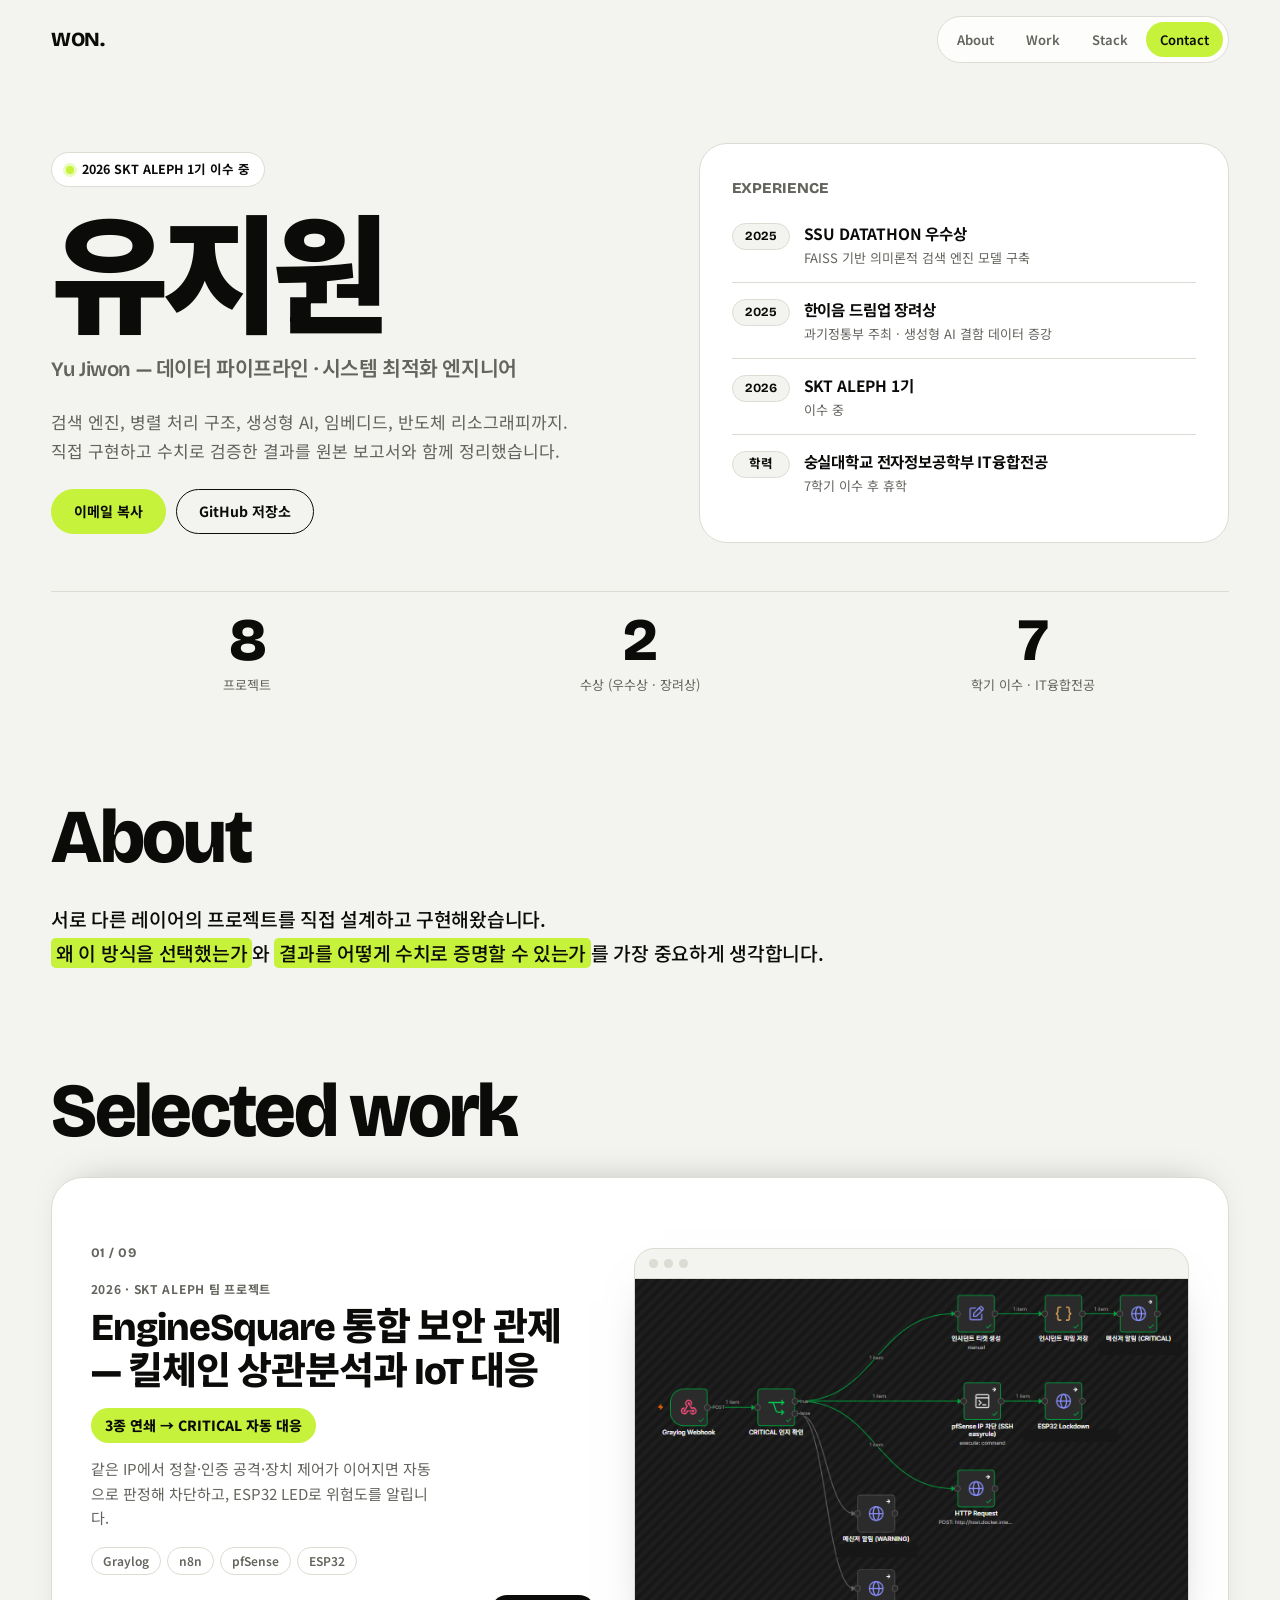
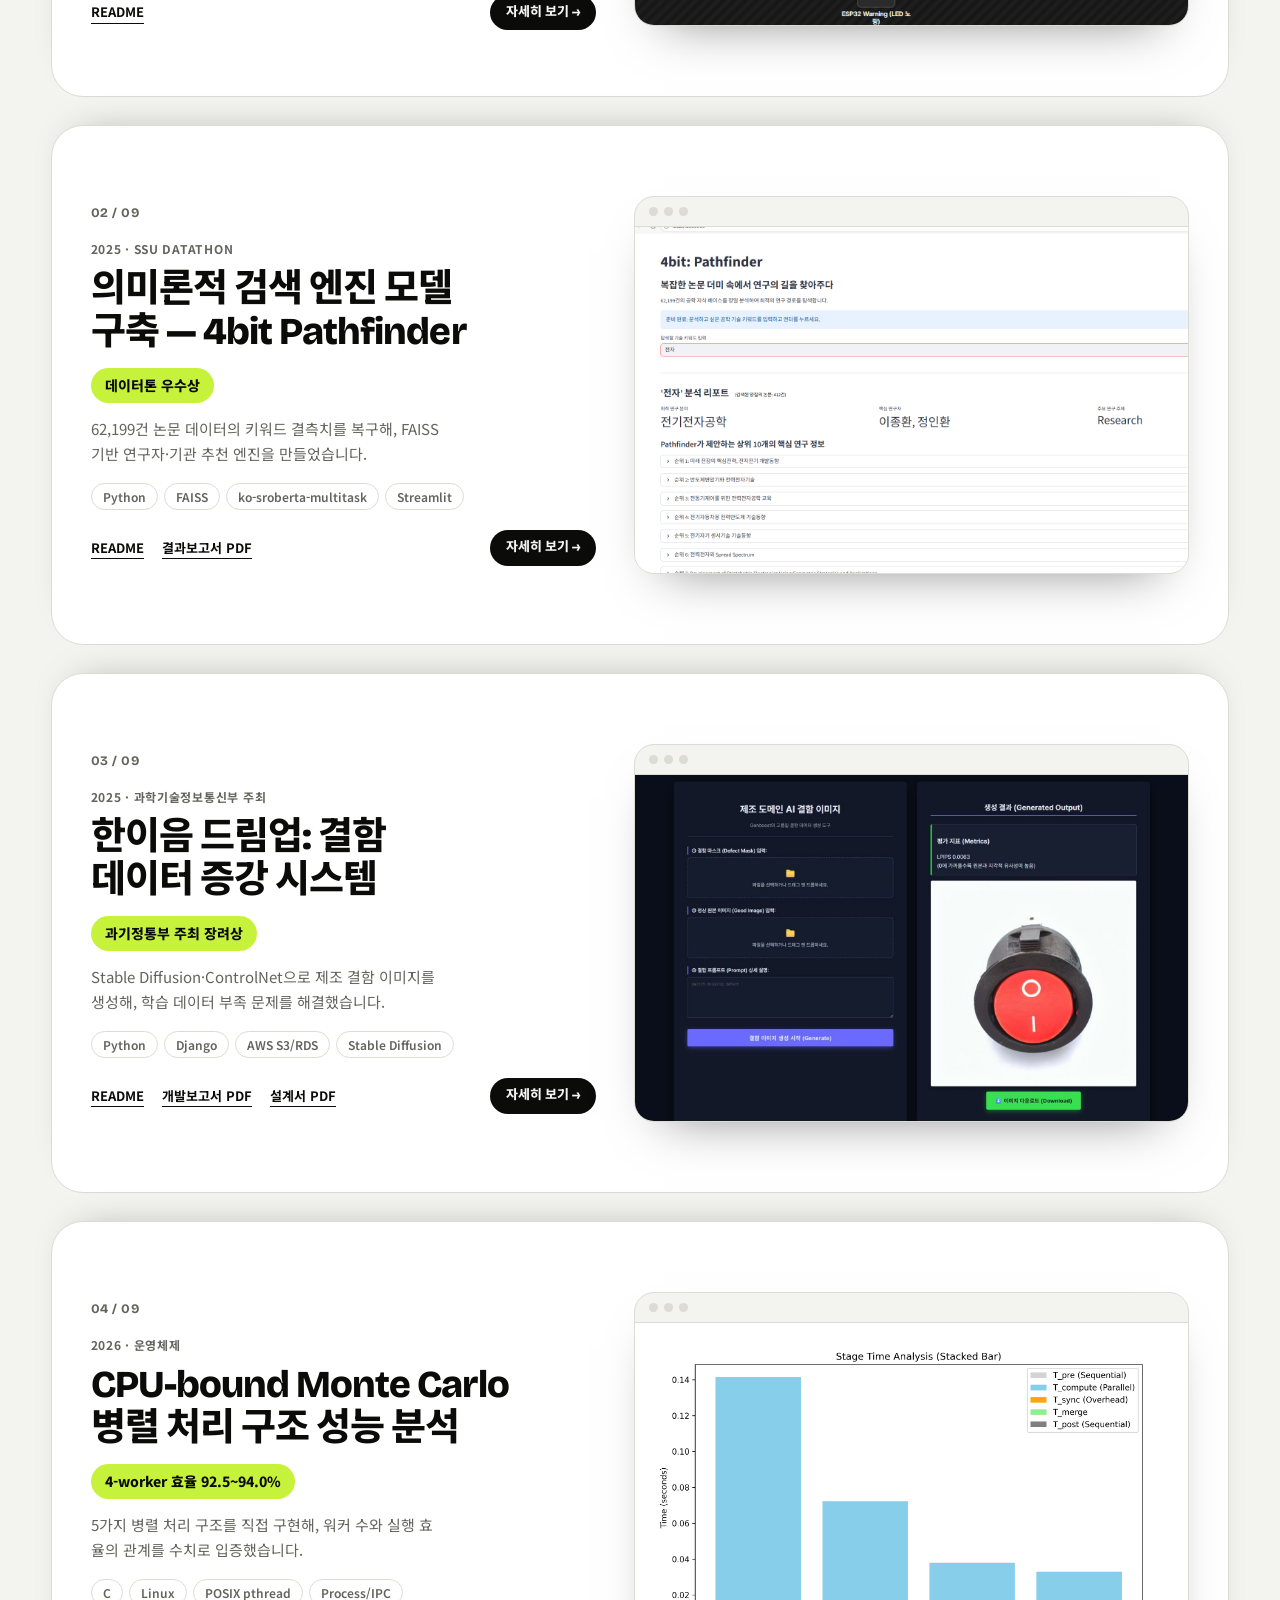
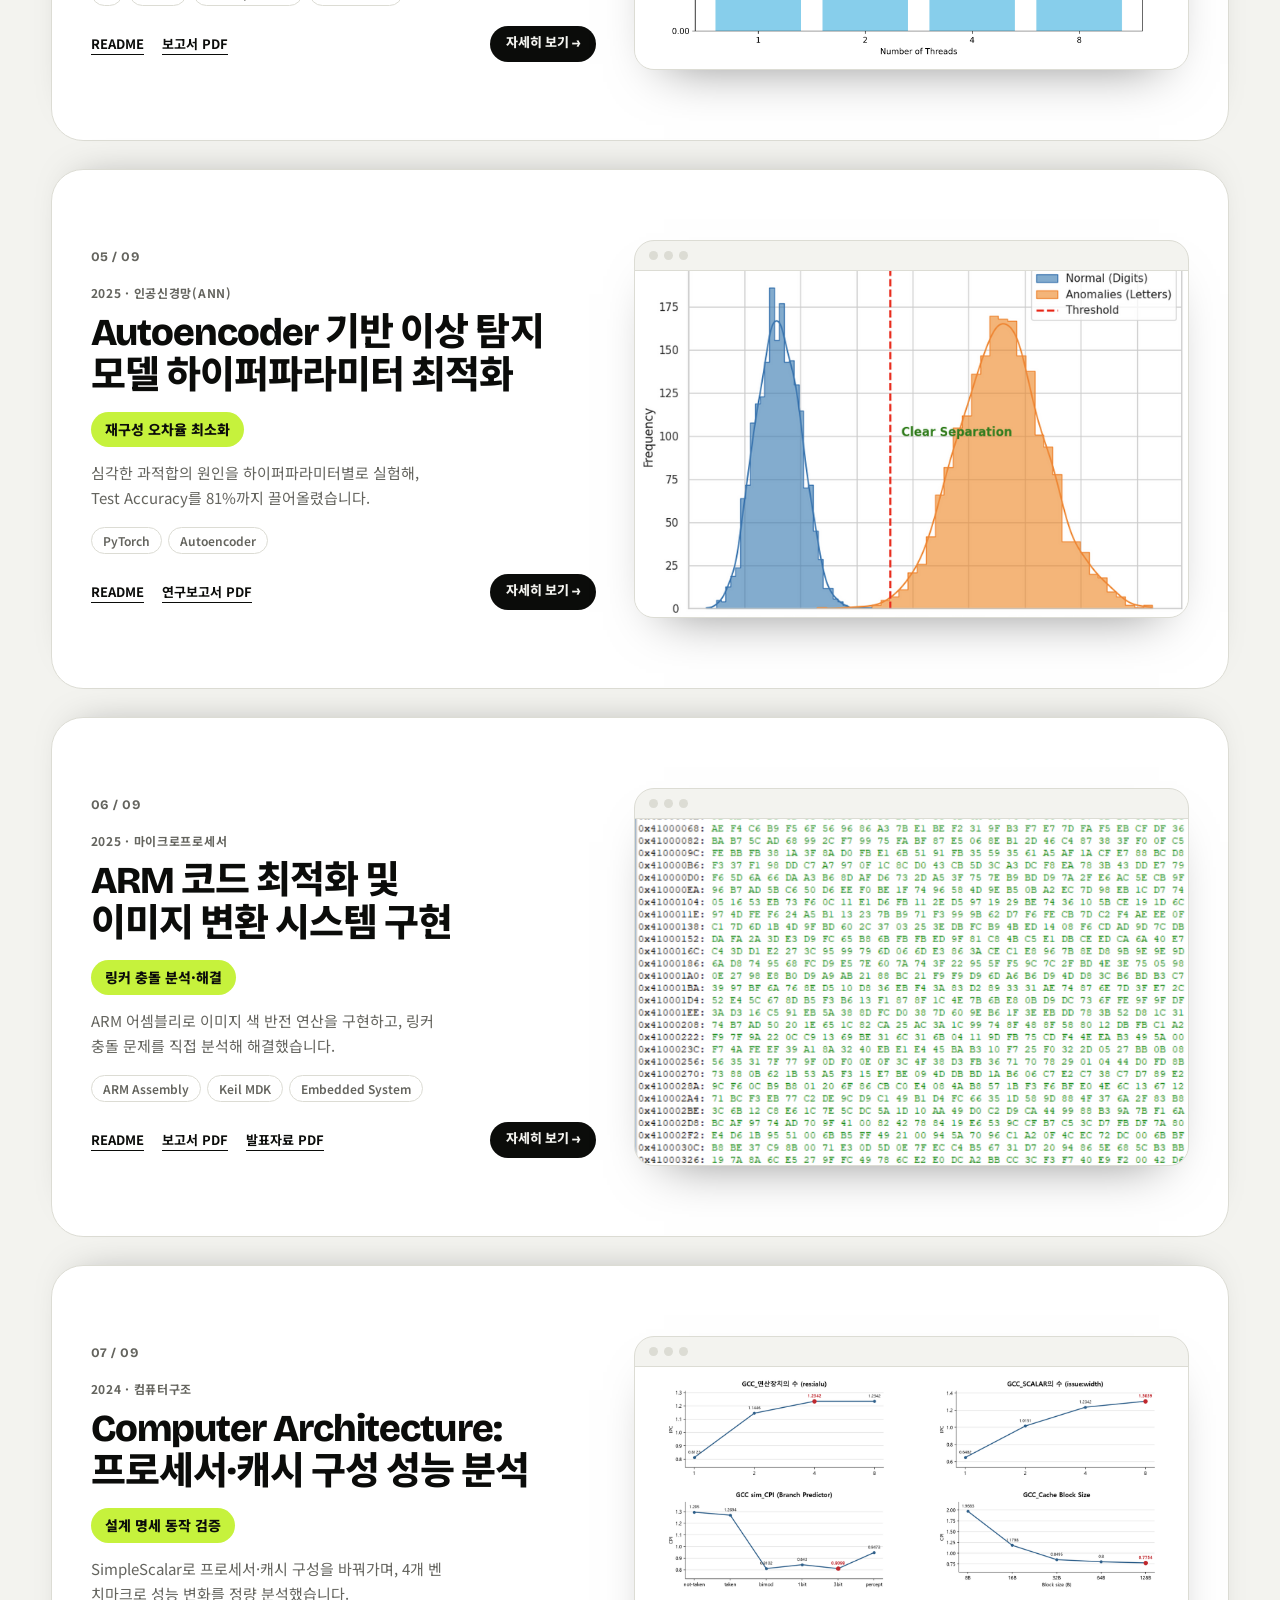
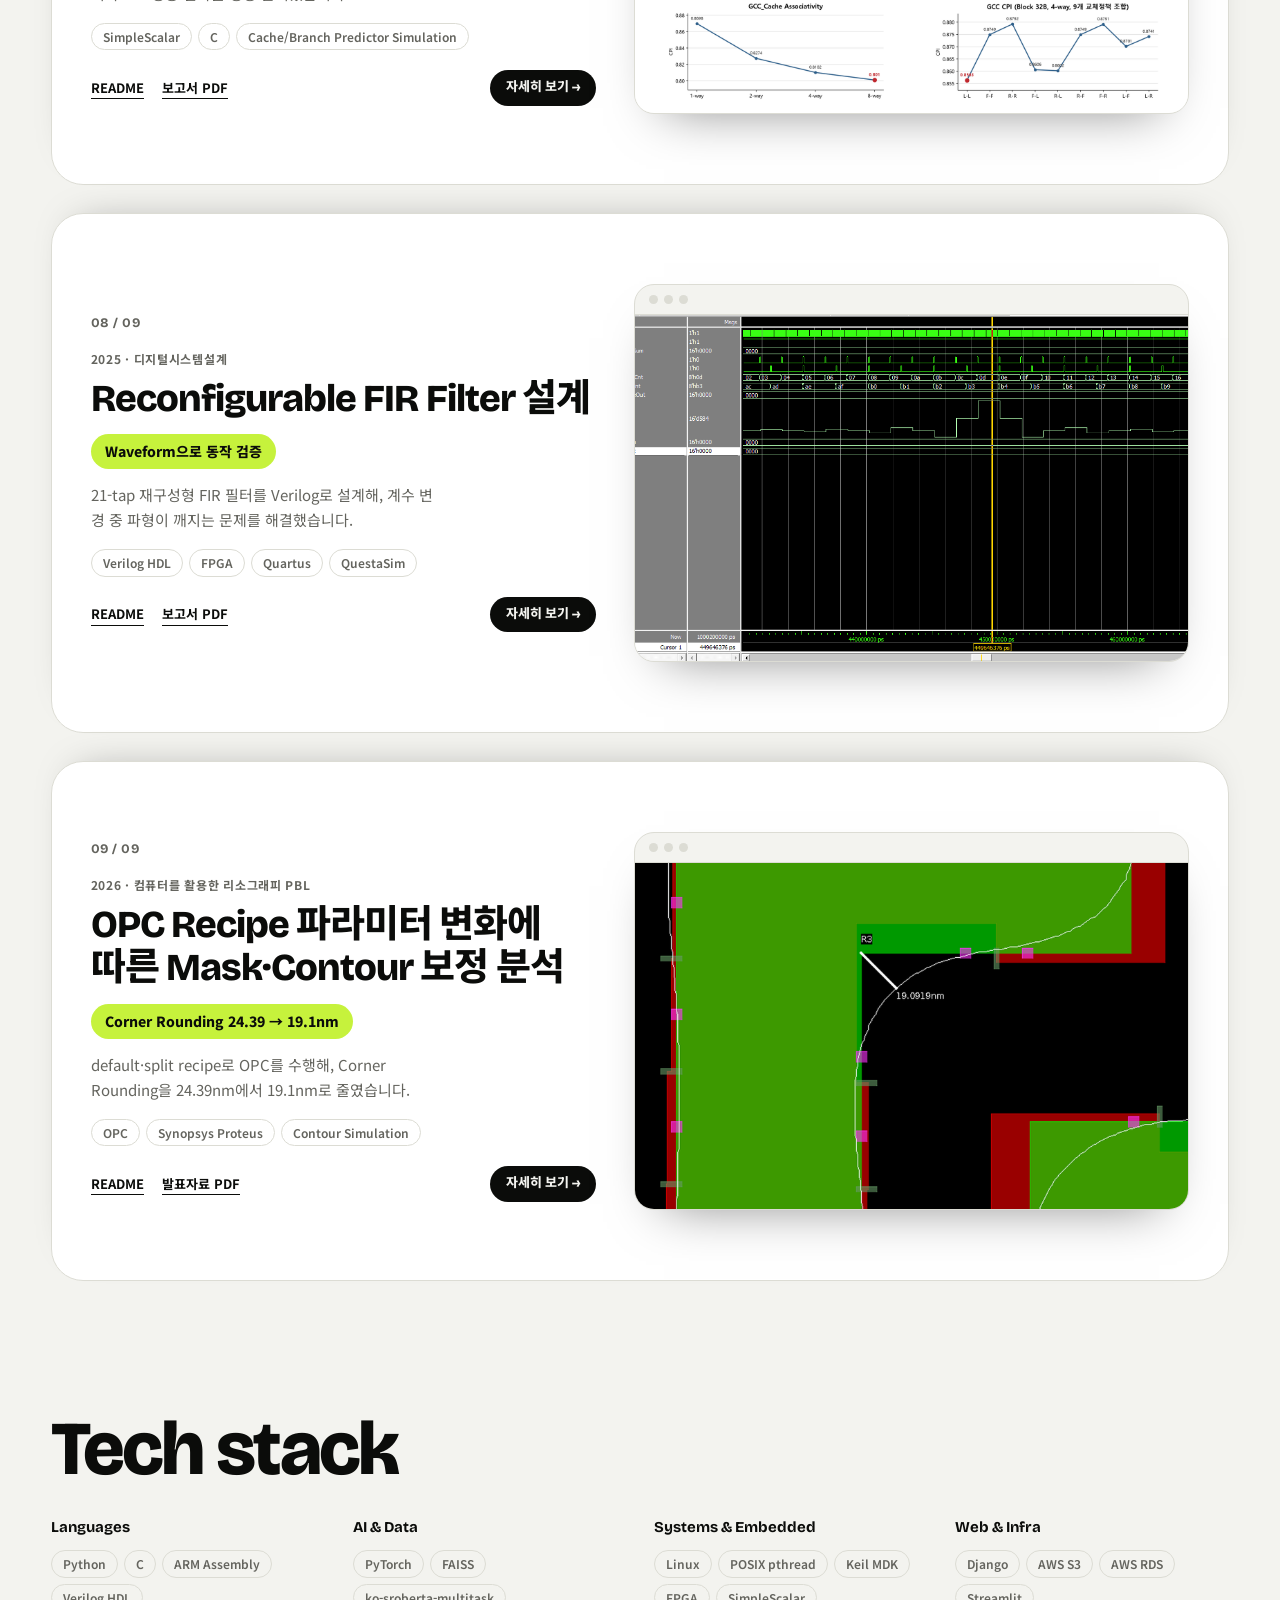
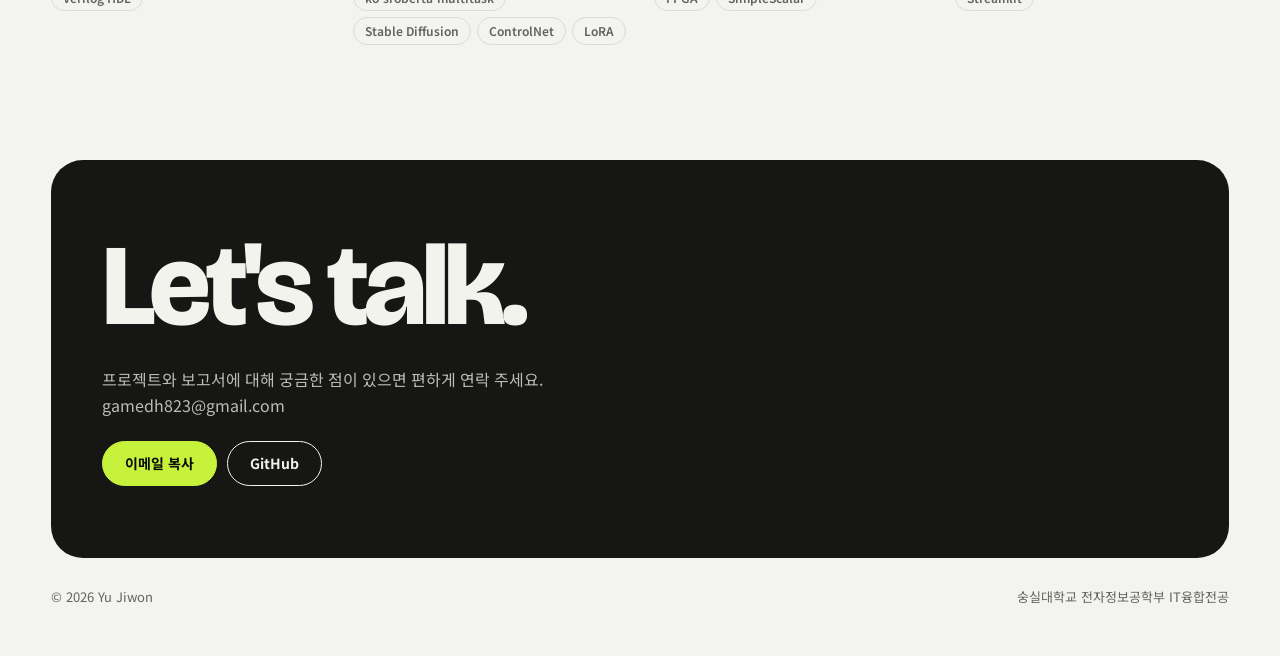
<file: index.html>
<!DOCTYPE html>
<html lang="ko">
<head>
<meta charset="UTF-8">
<meta name="viewport" content="width=device-width, initial-scale=1.0">
<title>유지원 | Portfolio</title>
<meta name="description" content="검색 엔진, 운영체제 병렬 처리, 생성형 AI, 임베디드, 반도체 리소그래피까지 설계하고 수치로 검증한 프로젝트 포트폴리오">
<meta property="og:type" content="website">
<meta property="og:title" content="유지원 | Portfolio">
<meta property="og:description" content="검색 엔진, 운영체제 병렬 처리, 생성형 AI, 임베디드, 반도체 리소그래피까지 설계하고 수치로 검증한 프로젝트 포트폴리오">
<meta property="og:url" content="https://gamedh823-cmd.github.io/portfolio/">
<meta property="og:image" content="https://gamedh823-cmd.github.io/portfolio/assets/og-image.png">
<meta property="og:image:width" content="1200">
<meta property="og:image:height" content="630">
<meta name="twitter:card" content="summary_large_image">
<meta name="twitter:image" content="https://gamedh823-cmd.github.io/portfolio/assets/og-image.png">
<link rel="preconnect" href="https://fonts.googleapis.com">
<link rel="preconnect" href="https://fonts.gstatic.com" crossorigin>
<link rel="stylesheet" href="https://fonts.googleapis.com/css2?family=Bricolage+Grotesque:opsz,wght@12..96,600;12..96,800&family=Noto+Sans+KR:wght@400;500;700;900&display=swap">
<link rel="stylesheet" href="./site.css?v=202610121709">
</head>
<body>
<div class="wrap">
  <header class="nav"><a class="logo" href="#top">WON.</a><nav class="menu" aria-label="섹션 이동"><a href="#about">About</a><a href="#work">Work</a><a href="#stack">Stack</a><a class="go" href="#contact">Contact</a></nav></header>
  <section class="hero" id="top">
    <div>
      <span class="badge">2026 SKT ALEPH 1기 이수 중</span>
      <h1><em>유지원</em></h1>
      <p class="sub">Yu Jiwon — 데이터 파이프라인 · 시스템 최적화 엔지니어</p>
      <p class="blurb"><span class="ln">검색 엔진, 병렬 처리 구조, 생성형 AI, 임베디드, 반도체 리소그래피까지.</span><span class="ln">직접 구현하고 수치로 검증한 결과를 원본 보고서와 함께 정리했습니다.</span></p>
      <div class="btns"><button class="btn lime" type="button" data-copy="gamedh823@gmail.com"><span>이메일 복사</span></button><a class="btn" href="https://github.com/gamedh823-cmd/portfolio" target="_blank" rel="noopener">GitHub 저장소</a></div>
    </div>
    <aside class="hx" aria-label="Experience"><h2>Experience</h2><ul><li><span class="yr">2025</span><div><b>SSU DATATHON 우수상</b><em>FAISS 기반 의미론적 검색 엔진 모델 구축</em></div></li><li><span class="yr">2025</span><div><b>한이음 드림업 장려상</b><em>과기정통부 주최 · 생성형 AI 결함 데이터 증강</em></div></li><li><span class="yr">2026</span><div><b>SKT ALEPH 1기</b><em>이수 중</em></div></li><li><span class="yr">학력</span><div><b>숭실대학교 전자정보공학부 IT융합전공</b><em>7학기 이수 후 휴학</em></div></li></ul></aside>
  </section>
  <div class="nums"><div><b>8</b><span>프로젝트</span></div><div><b>2</b><span>수상 (우수상 · 장려상)</span></div><div><b>7</b><span>학기 이수 · IT융합전공</span></div></div>
  <section class="blk" id="about"><h2 class="t">About</h2><p class="about">서로 다른 레이어의 프로젝트를 직접 설계하고 구현해왔습니다.<br><mark>왜 이 방식을 선택했는가</mark>와 <mark>결과를 어떻게 수치로 증명할 수 있는가</mark>를 가장 중요하게 생각합니다.</p></section>
  <a id="projects"></a><section class="blk" id="work"><h2 class="t">Selected work</h2><div><article class="pc" style="--i:0" data-slug="enginesquare-killchain-soc" data-meta="2026 · SKT ALEPH 팀 프로젝트" data-title="EngineSquare 통합 보안 관제 — 킬체인 상관분석과 IoT 대응" data-res="3종 연쇄 → CRITICAL 자동 대응"><div class="pt"><div class="pidx">01 / 09</div><div class="pmeta">2026 · SKT ALEPH 팀 프로젝트</div><h3><a class="stretch" href="./project-pages/enginesquare-killchain-soc.html">EngineSquare 통합 보안 관제 — 킬체인 상관분석과 IoT 대응</a></h3><p class="pres">3종 연쇄 → CRITICAL 자동 대응</p><p class="psum">같은 IP에서 정찰·인증 공격·장치 제어가 이어지면 자동으로 판정해 차단하고, ESP32 LED로 위험도를 알립니다.</p><div class="tags"><span class="tag">Graylog</span><span class="tag">n8n</span><span class="tag">pfSense</span><span class="tag">ESP32</span></div><div class="plinks"><a href="https://github.com/gamedh823-cmd/portfolio/blob/main/projects/enginesquare-killchain-soc/README.md" target="_blank" rel="noopener">README</a><span class="more">자세히 보기 →</span></div></div><div class="pm"><div class="dev"><div class="dev-bar"><i></i><i></i><i></i></div><img src="./assets/enginesquare-killchain-soc.png" alt="n8n 워크플로우 실행 — CRITICAL 분기 전 노드 성공"></div></div></article><article class="pc" style="--i:0" data-slug="semantic-search-engine" data-meta="2025 · SSU DATATHON" data-title="의미론적 검색 엔진 모델 구축 — 4bit Pathfinder" data-res="데이터톤 우수상"><div class="pt"><div class="pidx">02 / 09</div><div class="pmeta">2025 · SSU DATATHON</div><h3><a class="stretch" href="./project-pages/semantic-search-engine.html">의미론적 검색 엔진 모델 구축 — 4bit Pathfinder</a></h3><p class="pres">데이터톤 우수상</p><p class="psum">62,199건 논문 데이터의 키워드 결측치를 복구해, FAISS 기반 연구자·기관 추천 엔진을 만들었습니다.</p><div class="tags"><span class="tag">Python</span><span class="tag">FAISS</span><span class="tag">ko-sroberta-multitask</span><span class="tag">Streamlit</span></div><div class="plinks"><a href="https://github.com/gamedh823-cmd/portfolio/blob/main/projects/semantic-search-engine/README.md" target="_blank" rel="noopener">README</a><a href="./projects/semantic-search-engine/datathon_report.pdf" target="_blank" rel="noopener">결과보고서 PDF</a><span class="more">자세히 보기 →</span></div></div><div class="pm"><div class="dev"><div class="dev-bar"><i></i><i></i><i></i></div><img src="./assets/semantic-search-engine.png" alt="4bit Pathfinder 실행 화면"></div></div></article><article class="pc" style="--i:1" data-slug="hanium-dreamup" data-meta="2025 · 과학기술정보통신부 주최" data-title="한이음 드림업: 결함 데이터 증강 시스템" data-res="과기정통부 주최 장려상"><div class="pt"><div class="pidx">03 / 09</div><div class="pmeta">2025 · 과학기술정보통신부 주최</div><h3><a class="stretch" href="./project-pages/hanium-dreamup.html">한이음 드림업: 결함 데이터 증강 시스템</a></h3><p class="pres">과기정통부 주최 장려상</p><p class="psum">Stable Diffusion·ControlNet으로 제조 결함 이미지를 생성해, 학습 데이터 부족 문제를 해결했습니다.</p><div class="tags"><span class="tag">Python</span><span class="tag">Django</span><span class="tag">AWS S3/RDS</span><span class="tag">Stable Diffusion</span></div><div class="plinks"><a href="https://github.com/gamedh823-cmd/portfolio/blob/main/projects/hanium-dreamup/README.md" target="_blank" rel="noopener">README</a><a href="./projects/hanium-dreamup/hanium_report.pdf" target="_blank" rel="noopener">개발보고서 PDF</a><a href="./projects/hanium-dreamup/hanium_design.pdf" target="_blank" rel="noopener">설계서 PDF</a><span class="more">자세히 보기 →</span></div></div><div class="pm"><div class="dev"><div class="dev-bar"><i></i><i></i><i></i></div><img src="./assets/hanium-dreamup.jpg" alt="genboost 웹앱 생성 결과 화면 (결함 이미지와 LPIPS 평가 지표)"></div></div></article><article class="pc" style="--i:2" data-slug="os-monte-carlo-parallel" data-meta="2026 · 운영체제" data-title="CPU-bound Monte Carlo 병렬 처리 구조 성능 분석" data-res="4-worker 효율 92.5~94.0%"><div class="pt"><div class="pidx">04 / 09</div><div class="pmeta">2026 · 운영체제</div><h3><a class="stretch" href="./project-pages/os-monte-carlo-parallel.html">CPU-bound Monte Carlo 병렬 처리 구조 성능 분석</a></h3><p class="pres">4-worker 효율 92.5~94.0%</p><p class="psum">5가지 병렬 처리 구조를 직접 구현해, 워커 수와 실행 효율의 관계를 수치로 입증했습니다.</p><div class="tags"><span class="tag">C</span><span class="tag">Linux</span><span class="tag">POSIX pthread</span><span class="tag">Process/IPC</span></div><div class="plinks"><a href="https://github.com/gamedh823-cmd/portfolio/blob/main/projects/os-monte-carlo-parallel/README.md" target="_blank" rel="noopener">README</a><a href="./projects/os-monte-carlo-parallel/os_report.pdf" target="_blank" rel="noopener">보고서 PDF</a><span class="more">자세히 보기 →</span></div></div><div class="pm"><div class="dev"><div class="dev-bar"><i></i><i></i><i></i></div><img src="./assets/os-monte-carlo-parallel.png" alt="Worker 수 증가에 따른 실행 시간 감소 그래프"></div></div></article><article class="pc" style="--i:3" data-slug="ai-anomaly-detection" data-meta="2025 · 인공신경망(ANN)" data-title="Autoencoder 기반 이상 탐지 모델 하이퍼파라미터 최적화" data-res="재구성 오차율 최소화"><div class="pt"><div class="pidx">05 / 09</div><div class="pmeta">2025 · 인공신경망(ANN)</div><h3><a class="stretch" href="./project-pages/ai-anomaly-detection.html">Autoencoder 기반 이상 탐지 모델 하이퍼파라미터 최적화</a></h3><p class="pres">재구성 오차율 최소화</p><p class="psum">심각한 과적합의 원인을 하이퍼파라미터별로 실험해, Test Accuracy를 81%까지 끌어올렸습니다.</p><div class="tags"><span class="tag">PyTorch</span><span class="tag">Autoencoder</span></div><div class="plinks"><a href="https://github.com/gamedh823-cmd/portfolio/blob/main/projects/ai-anomaly-detection/README.md" target="_blank" rel="noopener">README</a><a href="./projects/ai-anomaly-detection/ann_project.pdf" target="_blank" rel="noopener">연구보고서 PDF</a><span class="more">자세히 보기 →</span></div></div><div class="pm"><div class="dev"><div class="dev-bar"><i></i><i></i><i></i></div><img src="./assets/ai-anomaly-detection.png" alt="정상/이상 데이터 재구성 오차 분포 개념도"></div></div></article><article class="pc" style="--i:4" data-slug="arm-image-processing" data-meta="2025 · 마이크로프로세서" data-title="ARM 코드 최적화 및 이미지 변환 시스템 구현" data-res="링커 충돌 분석·해결"><div class="pt"><div class="pidx">06 / 09</div><div class="pmeta">2025 · 마이크로프로세서</div><h3><a class="stretch" href="./project-pages/arm-image-processing.html">ARM 코드 최적화 및 이미지 변환 시스템 구현</a></h3><p class="pres">링커 충돌 분석·해결</p><p class="psum">ARM 어셈블리로 이미지 색 반전 연산을 구현하고, 링커 충돌 문제를 직접 분석해 해결했습니다.</p><div class="tags"><span class="tag">ARM Assembly</span><span class="tag">Keil MDK</span><span class="tag">Embedded System</span></div><div class="plinks"><a href="https://github.com/gamedh823-cmd/portfolio/blob/main/projects/arm-image-processing/README.md" target="_blank" rel="noopener">README</a><a href="./projects/arm-image-processing/microprocessor_report.pdf" target="_blank" rel="noopener">보고서 PDF</a><a href="./projects/arm-image-processing/microprocessor_presentation.pdf" target="_blank" rel="noopener">발표자료 PDF</a><span class="more">자세히 보기 →</span></div></div><div class="pm"><div class="dev"><div class="dev-bar"><i></i><i></i><i></i></div><img src="./assets/arm-image-processing.png" alt="Keil MDK 메모리 뷰 (음화 변환 실행 결과)"></div></div></article><article class="pc" style="--i:5" data-slug="cpu-4bit-architecture" data-meta="2024 · 컴퓨터구조" data-title="Computer Architecture: 프로세서·캐시 구성 성능 분석" data-res="설계 명세 동작 검증"><div class="pt"><div class="pidx">07 / 09</div><div class="pmeta">2024 · 컴퓨터구조</div><h3><a class="stretch" href="./project-pages/cpu-4bit-architecture.html">Computer Architecture: 프로세서·캐시 구성 성능 분석</a></h3><p class="pres">설계 명세 동작 검증</p><p class="psum">SimpleScalar로 프로세서·캐시 구성을 바꿔가며, 4개 벤치마크로 성능 변화를 정량 분석했습니다.</p><div class="tags"><span class="tag">SimpleScalar</span><span class="tag">C</span><span class="tag">Cache/Branch Predictor Simulation</span></div><div class="plinks"><a href="https://github.com/gamedh823-cmd/portfolio/blob/main/projects/cpu-4bit-architecture/README.md" target="_blank" rel="noopener">README</a><a href="./projects/cpu-4bit-architecture/computer_architecture_report.pdf" target="_blank" rel="noopener">보고서 PDF</a><span class="more">자세히 보기 →</span></div></div><div class="pm"><div class="dev"><div class="dev-bar"><i></i><i></i><i></i></div><img src="./assets/cpu-4bit-architecture.png" alt="GCC 벤치마크 기준 프로세서·캐시 파라미터 6종별 성능 그래프"></div></div></article><article class="pc" style="--i:6" data-slug="fir-filter-design" data-meta="2025 · 디지털시스템설계" data-title="Reconfigurable FIR Filter 설계" data-res="Waveform으로 동작 검증"><div class="pt"><div class="pidx">08 / 09</div><div class="pmeta">2025 · 디지털시스템설계</div><h3><a class="stretch" href="./project-pages/fir-filter-design.html">Reconfigurable FIR Filter 설계</a></h3><p class="pres">Waveform으로 동작 검증</p><p class="psum">21-tap 재구성형 FIR 필터를 Verilog로 설계해, 계수 변경 중 파형이 깨지는 문제를 해결했습니다.</p><div class="tags"><span class="tag">Verilog HDL</span><span class="tag">FPGA</span><span class="tag">Quartus</span><span class="tag">QuestaSim</span></div><div class="plinks"><a href="https://github.com/gamedh823-cmd/portfolio/blob/main/projects/fir-filter-design/README.md" target="_blank" rel="noopener">README</a><a href="./projects/fir-filter-design/fir_filter_report.pdf" target="_blank" rel="noopener">보고서 PDF</a><span class="more">자세히 보기 →</span></div></div><div class="pm"><div class="dev"><div class="dev-bar"><i></i><i></i><i></i></div><img src="./assets/fir-filter-design.png" alt="QuestaSim Impulse Response Waveform 시뮬레이션 결과"></div></div></article><article class="pc" style="--i:7" data-slug="lithography-opc-pbl" data-meta="2026 · 컴퓨터를 활용한 리소그래피 PBL" data-title="OPC Recipe 파라미터 변화에 따른 Mask·Contour 보정 분석" data-res="Corner Rounding 24.39 → 19.1nm"><div class="pt"><div class="pidx">09 / 09</div><div class="pmeta">2026 · 컴퓨터를 활용한 리소그래피 PBL</div><h3><a class="stretch" href="./project-pages/lithography-opc-pbl.html">OPC Recipe 파라미터 변화에 따른 Mask·Contour 보정 분석</a></h3><p class="pres">Corner Rounding 24.39 → 19.1nm</p><p class="psum">default·split recipe로 OPC를 수행해, Corner Rounding을 24.39nm에서 19.1nm로 줄였습니다.</p><div class="tags"><span class="tag">OPC</span><span class="tag">Synopsys Proteus</span><span class="tag">Contour Simulation</span></div><div class="plinks"><a href="https://github.com/gamedh823-cmd/portfolio/blob/main/projects/lithography-opc-pbl/README.md" target="_blank" rel="noopener">README</a><a href="./projects/lithography-opc-pbl/lithography_pbl.pdf" target="_blank" rel="noopener">발표자료 PDF</a><span class="more">자세히 보기 →</span></div></div><div class="pm"><div class="dev"><div class="dev-bar"><i></i><i></i><i></i></div><img src="./assets/lithography-opc-pbl.png" alt="Split recipe 적용 후 Corner Rounding 19.09nm 측정 화면 (Synopsys Proteus)"></div></div></article></div></section>
  <section class="blk" id="stack"><h2 class="t">Tech stack</h2><div class="stk"><div><h3>Languages</h3><div class="chips"><span class="tag">Python</span><span class="tag">C</span><span class="tag">ARM Assembly</span><span class="tag">Verilog HDL</span></div></div><div><h3>AI &amp; Data</h3><div class="chips"><span class="tag">PyTorch</span><span class="tag">FAISS</span><span class="tag">ko-sroberta-multitask</span><span class="tag">Stable Diffusion</span><span class="tag">ControlNet</span><span class="tag">LoRA</span></div></div><div><h3>Systems &amp; Embedded</h3><div class="chips"><span class="tag">Linux</span><span class="tag">POSIX pthread</span><span class="tag">Keil MDK</span><span class="tag">FPGA</span><span class="tag">SimpleScalar</span></div></div><div><h3>Web &amp; Infra</h3><div class="chips"><span class="tag">Django</span><span class="tag">AWS S3</span><span class="tag">AWS RDS</span><span class="tag">Streamlit</span></div></div></div></section>
  <section class="end" id="contact"><h2>Let's talk.</h2><p>프로젝트와 보고서에 대해 궁금한 점이 있으면 편하게 연락 주세요.<br>gamedh823@gmail.com</p><div class="btns"><button class="btn lime" type="button" data-copy="gamedh823@gmail.com"><span>이메일 복사</span></button><a class="btn" href="https://github.com/gamedh823-cmd/portfolio" target="_blank" rel="noopener">GitHub</a></div></section>
  <footer><span>© 2026 Yu Jiwon</span><span>숭실대학교 전자정보공학부 IT융합전공</span></footer>
</div>
<dialog class="sheet" id="sheet" aria-labelledby="shTitle"><div class="sh">
  <div class="shtop"><button class="pillbtn shclose" type="button">← 닫기</button><div class="shnav"><button class="pillbtn shprev" type="button" aria-label="이전 프로젝트">←</button><span class="shidx" aria-live="polite"></span><button class="pillbtn lime shnextbtn" type="button" aria-label="다음 프로젝트">→</button></div></div>
  <div class="shmeta"></div><h2 class="shtitle" id="shTitle"></h2><span class="shres"></span>
  <div class="shmedia"><div class="dev"><div class="dev-bar"><i></i><i></i><i></i></div><img alt=""></div></div>
  <div class="shbody"></div>
  <button class="shnext" type="button"><span><small>다음 프로젝트</small><b></b></span><i aria-hidden="true">→</i></button>
</div></dialog>
<template id="t-semantic-search-engine"><div class="shtags"><span class="tag">Python</span><span class="tag">FAISS</span><span class="tag">ko-sroberta-multitask</span><span class="tag">Streamlit</span></div><section class="shs"><h3>문제</h3><div class="shb"><p>62,199건의 공학 분야 논문 메타데이터를 다뤘는데, 트렌드 분석에 가장 중요한 키워드(KYWD) 필드가 <strong>26.38%나 비어 있었습니다.</strong></p>
<p>이 상태로는 정확한 연구 동향 분석이 불가능했고, 설령 키워드가 있어도 사용자가 입력한 검색어와 논문 제목의 단어가 정확히 일치하지 않으면 관련 논문을 못 찾는 문제도 있었습니다.</p></div></section><section class="shs"><h3>나의 역할</h3><div class="shb"><p>팀장의 역할을 수행했습니다.</p><p>데이터 전처리부터 모델링 및 최적화까지의 파트를 맡았습니다.</p></div></section><section class="shs"><h3>구현 방법</h3><div class="shb"><p>결측치를 그냥 버리지 않고, 논문 제목에서 단어를 추출해 채우는 방식을 택했습니다. 긴 단어부터 우선 매칭되도록 정렬한 <code>master_vocab</code> 사전을 만들고, 동의어를 하나로 묶는 매핑과 140여 개 불용어 사전으로 노이즈를 걸러 제목에서 키워드를 역추출했습니다.</p>
<p>논문 제목을 <code>ko-sroberta-multitask</code>로 임베딩하고 FAISS 인덱스에 넣어, 62,199건 전체를 실시간으로 유사도 검색할 수 있게 만들었습니다.</p>
<p>Streamlit으로 &ldquo;4bit Pathfinder&rdquo;라는 대화형 웹 UI를 만들어, 키워드를 입력하면 관련 연구 분야·핵심 연구자·주요 기관을 바로 보여주도록 구성했습니다.</p></div></section><section class="shs"><h3>문제 해결 과정</h3><div class="shb"><p>키워드 결측치 26.38%를 제목 기반 역추출로 복구했더니 <strong>77.39%가 복구되어 최종 데이터 충전율 94.0%</strong>를 달성했습니다.</p>
<p>검색 결과에는 &ldquo;소개&rdquo;, &ldquo;안내&rdquo;, &ldquo;공지&rdquo; 같은 연구와 무관한 행정성 노이즈가 섞여 들어오는 문제도 있었는데, 이런 단어가 포함된 항목을 걸러내는 필터링 로직을 추가해서 순수 연구물 위주로 결과가 나오도록 정리했습니다.</p></div></section><section class="shs"><h3>결과</h3><div class="shb res"><p>결과적으로 데이터톤에서 <strong>우수상</strong>을 받았습니다.</p></div></section><section class="shs"><h3>증빙 자료</h3><div class="shev"><a class="btn" href="./projects/semantic-search-engine/datathon_report.pdf" target="_blank" rel="noopener">데이터톤 결과보고서 (PDF)</a><a class="btn ghost" href="https://github.com/gamedh823-cmd/portfolio/blob/main/projects/semantic-search-engine/README.md" target="_blank" rel="noopener">GitHub README</a></div></section></template><template id="t-hanium-dreamup"><div class="shtags"><span class="tag">Python</span><span class="tag">Django</span><span class="tag">AWS S3/RDS</span><span class="tag">Stable Diffusion</span><span class="tag">ControlNet</span><span class="tag">LoRA</span></div><section class="shs"><h3>문제</h3><div class="shb"><p>제조 현장에서 결함 이미지를 학습 데이터로 쓰려면 실제 불량이 날 때까지 기다려야 했습니다.</p>
<p>불량률이 낮을수록 데이터는 더 안 모이는데, 검사 모델은 그 데이터로 학습해야 하는 딜레마였습니다.</p>
<p>그래서 실제 결함과 비슷한 이미지를 인위적으로 만들어내는 쪽으로 방향을 잡았습니다.</p></div></section><section class="shs"><h3>나의 역할</h3><div class="shb"><p>전처리 파트를 맡았고, AI 모델 실험, 요구사항 정의서, 보고서 등의 문서를 함께 작업했습니다.</p></div></section><section class="shs"><h3>구현 방법</h3><div class="shb"><p>Stable Diffusion에 ControlNet과 LoRA를 얹어서 제조 결함 이미지를 생성하는 모델을 만들었습니다.</p>
<p>이걸 Django 백엔드, AWS S3/RDS와 연동해서 생성된 이미지가 바로 서비스에 반영되도록 구성했습니다.</p></div></section><section class="shs"><h3>문제 해결 과정</h3><div class="shb"><p>AI 모델이 뱉어내는 결과물이 실제 응용 소프트웨어 쪽 요구사항과 맞지 않아 연동이 꼬였습니다.</p>
<p>서비스 흐름도와 알고리즘 명세서를 기준으로 인터페이스를 다시 정의해서 풀었습니다.</p></div></section><section class="shs"><h3>결과</h3><div class="shb res"><p>이 과정을 거쳐 <strong>장려상</strong>을 받았습니다.</p></div></section><section class="shs"><h3>증빙 자료</h3><div class="shev"><a class="btn" href="./projects/hanium-dreamup/hanium_report.pdf" target="_blank" rel="noopener">한이음 개발보고서 (PDF)</a><a class="btn" href="./projects/hanium-dreamup/hanium_design.pdf" target="_blank" rel="noopener">HW 제작설계서 (PDF)</a><a class="btn ghost" href="https://github.com/gamedh823-cmd/portfolio/blob/main/projects/hanium-dreamup/README.md" target="_blank" rel="noopener">GitHub README</a></div></section></template><template id="t-os-monte-carlo-parallel"><div class="shtags"><span class="tag">C</span><span class="tag">Linux</span><span class="tag">POSIX pthread</span><span class="tag">Process/IPC</span></div><section class="shs"><h3>문제</h3><div class="shb"><p>워커 수를 늘리면 그만큼 빨라질 거라고 흔히 가정하지만, 실제로 그런지 직접 측정해본 경우는 많지 않습니다.</p>
<p>코어를 다 쓰는 것(활용률)과 실제로 빨리 끝나는 것(실행시간 단축)이 같은 말인지도 확실하지 않았습니다.</p></div></section><section class="shs"><h3>나의 역할</h3><div class="shb"><p>중간 발표를 전담해 초기 시스템 설계 배경과 Monte Carlo 병렬화 모델의 타당성을 전달했고, trial 단위 deterministic seed 계산 구조와 checksum 검증 체계를 정립했습니다. default·uniform·skewed 등 분석 목적에 따른 workload 조건과 평가 지표를 표와 글로 명시하고, 수행일지를 작성했습니다.</p><p>Linux 환경에서 1억 2천만(120,000,000) trial × 50 step 조건으로 1·2·4·8 worker의 Monte Carlo strong scaling과 core별 CPU utilization 실험을 직접 실행해 데이터를 측정했고, 반복 실험 수치를 보고서의 최종 성능 데이터와 대조·검수한 뒤 Speedup·Efficiency·CPU% 그래프를 직접 시각화했습니다.</p><p>4-worker의 높은 자원 포화도(92.5~94.0% efficiency)와 8-worker의 효율 감소를 비교 분석해, 코어 활용률과 실제 실행 시간 단축이 서로 다른 지표임을 수치로 입증했습니다.</p></div></section><section class="shs"><h3>구현 방법</h3><div class="shb"><p>CPU-bound Monte Carlo 워크로드를 C로 구현 (1.2억 trial 규모)</p>
<p>POSIX pthread, Process/IPC를 이용해 5가지 처리 구조(Sequential, Thread, Process, Hybrid, Pipeline)를 각각 구현</p>
<p>Strong Scaling 기준으로 worker 수를 늘려가며 실행 시간과 자원 사용률을 측정</p></div></section><section class="shs"><h3>문제 해결 과정</h3><div class="shb"><p>4-worker에서는 자원 포화도가 높게 나왔는데, 8-worker로 올리니 오히려 효율이 떨어졌습니다.</p>
<p>처음엔 측정 오류인가 싶어서 반복 실험으로 수치를 다시 대조·검수했는데, 같은 패턴이 재현됐습니다.</p>
<p>즉 코어를 더 쓴다고 실행시간이 그만큼 줄어드는 게 아니라는 걸 숫자로 확인한 셈입니다.</p></div></section><section class="shs"><h3>결과</h3><div class="shb res"><p>1.2억 trial 규모의 스케일링 측정을 완료했고, <strong>4-worker 환경에서 92.5~94.0% 수준의 효율</strong>을 확인했습니다.</p></div></section><section class="shs"><h3>증빙 자료</h3><div class="shev"><a class="btn" href="./projects/os-monte-carlo-parallel/os_report.pdf" target="_blank" rel="noopener">운영체제 프로젝트 보고서 (PDF)</a><a class="btn ghost" href="https://github.com/gamedh823-cmd/portfolio/blob/main/projects/os-monte-carlo-parallel/README.md" target="_blank" rel="noopener">GitHub README</a></div></section></template><template id="t-ai-anomaly-detection"><div class="shtags"><span class="tag">PyTorch</span><span class="tag">Autoencoder</span></div><section class="shs"><h3>문제</h3><div class="shb"><p>Baseline 모델(784-596-408-220-32 구조, GELU, Adam, lr 5e-3, epoch 400)을 그대로 돌렸더니 <strong>Validation 정확도는 94.5%인데 Test 정확도는 67.86%로 폭락</strong>하는 심각한 과적합이 나타났습니다.</p>
<p>epoch을 늘릴수록 모델이 이상 데이터까지 복원해버려서, 정상/이상을 가르는 threshold가 지나치게 낮아진 게 원인이었습니다.</p></div></section><section class="shs"><h3>나의 역할</h3><div class="shb"><p>Layer/Node 구조, Epoch, Batch Size·Learning Rate, Optimizer·Activation Function, Loss Function을 하나씩 바꿔가며 비교하는 하이퍼파라미터 최적화 실험을 진행하는 역할을 맡았습니다.</p></div></section><section class="shs"><h3>구현 방법</h3><div class="shb"><p>Layer/Node: 784-596-408-220-32에서 784-600-512-256-128-64-32로 층을 늘려 Latent Space 분리를 더 뚜렷하게 만들었습니다.</p>
<p>Epoch: 400에서 60으로 줄여 과적합을 억제했습니다.</p>
<p>Batch Size·Learning Rate: lr 0.001/0.005 × batch 64/128/256 조합을 전부 비교했습니다.</p>
<p>Optimizer·Activation: Adam+SiLU, AdamW+GELU, NAdam+ReLU 세 조합을 비교했습니다.</p>
<p>Loss Function: MSE, L1, HuberLoss, BCELoss를 비교했습니다.</p></div></section><section class="shs"><h3>문제 해결 과정</h3><div class="shb"><p>가장 인상적이었던 건 Learning Rate 0.005에 batch 128을 같이 쓰니 <strong>Accuracy가 0.51까지 붕괴</strong>한 실험이었습니다.</p>
<p>학습률과 배치가 둘 다 크면 gradient 분산이 줄면서 최소점 주변을 지나쳐 진동·발산한다는 걸 수치로 확인했습니다.</p>
<p>반대로 lr 0.001은 batch 크기가 바뀌어도 안정적이었습니다.</p>
<p>최종적으로는 NAdam+ReLU 조합이 정상·이상 데이터의 재구성 오차 분리도가 가장 좋았고, Loss Function은 MSE가 가장 안정적으로 수렴했습니다.</p></div></section><section class="shs"><h3>결과</h3><div class="shb res"><p>최종 모델(784-600-512-256-128-64-32, ReLU, NAdam, lr 1e-3, batch 64, epoch 60, MSE)로 <strong>Test Accuracy 0.8116, Precision 0.8133, Recall 0.8090, F1-Score 0.8111</strong>을 달성했습니다.</p></div></section><section class="shs"><h3>증빙 자료</h3><div class="shev"><a class="btn" href="./projects/ai-anomaly-detection/ann_project.pdf" target="_blank" rel="noopener">ANN 연구보고서 (PDF)</a><a class="btn ghost" href="https://github.com/gamedh823-cmd/portfolio/blob/main/projects/ai-anomaly-detection/README.md" target="_blank" rel="noopener">GitHub README</a></div></section></template><template id="t-arm-image-processing"><div class="shtags"><span class="tag">ARM Assembly</span><span class="tag">Keil MDK</span><span class="tag">Embedded System</span></div><section class="shs"><h3>문제</h3><div class="shb"><p>Keil MDK 환경에서 32비트 RGBA 이미지를 어셈블리 레벨에서 직접 처리해야 하는 과제였습니다.</p>
<p>고수준 언어의 도움 없이 레지스터 단위로 픽셀을 다뤄야 했습니다.</p></div></section><section class="shs"><h3>나의 역할</h3><div class="shb"><p>Subproject #2인 색 반전(negative) 연산을 맡아서, R/G/B 채널 값을 각각 255에서 빼는 어셈블리 함수를 직접 작성했습니다.</p><p>맡은 파트의 보고서를 작성하고, 약 70페이지 분량의 발표 자료를 제작했습니다.</p></div></section><section class="shs"><h3>구현 방법</h3><div class="shb"><p>32비트 RGBA 픽셀을 순회하며 R, G, B 각 채널을 255에서 빼는 색 반전 연산을 ARM 어셈블리로 구현</p>
<p>원본의 순차 접근 방식과, 채널별로 독립적으로 후처리하는 메모리 리로케이션(Planner) 방식을 비교해 구조를 설계</p>
<p>Keil MDK에서 메모리 맵을 직접 분석</p></div></section><section class="shs"><h3>문제 해결 과정</h3><div class="shb"><p>개발 중에 링커 진입점이 중복 충돌하는 <strong>L6235E</strong> 에러가 났습니다.</p>
<p><code>assem.s</code> 파일 안에서 ENTRY와 EXPORT를 재정의해서 진입점을 다시 잡는 방식으로 해결했습니다.</p></div></section><section class="shs"><h3>결과</h3><div class="shb res"><p><strong>Subproject#2 구현을 완료</strong>했고, 메모리 리로케이션 분석 결과를 보고서로 정리했습니다.</p></div></section><section class="shs"><h3>증빙 자료</h3><div class="shev"><a class="btn" href="./projects/arm-image-processing/microprocessor_report.pdf" target="_blank" rel="noopener">마이크로프로세서 보고서 (PDF)</a><a class="btn" href="./projects/arm-image-processing/microprocessor_presentation.pdf" target="_blank" rel="noopener">발표자료 (PDF)</a><a class="btn ghost" href="https://github.com/gamedh823-cmd/portfolio/blob/main/projects/arm-image-processing/README.md" target="_blank" rel="noopener">GitHub README</a></div></section></template><template id="t-cpu-4bit-architecture"><div class="shtags"><span class="tag">SimpleScalar</span><span class="tag">C</span><span class="tag">Cache/Branch Predictor Simulation</span></div><section class="shs"><h3>문제</h3><div class="shb"><p>&ldquo;연산 장치를 늘리면 항상 빨라진다&rdquo;, &ldquo;캐시를 늘리면 항상 좋아진다&rdquo;는 가정이 실제로 어느 지점까지 맞고 어디서 깨지는지, 직접 시뮬레이션해서 확인해본 적은 없었습니다.</p>
<p>하드웨어를 직접 제작하지 않고도 이런 설계 옵션들의 효과를 비교할 방법이 필요했습니다.</p></div></section><section class="shs"><h3>나의 역할</h3><div class="shb"><p>SimpleScalar 시뮬레이터로 프로세서 구성(연산장치 수, superscalar width, branch predictor)과 캐시 구성(block size, associativity, replacement policy)을 바꿔가며 실험을 설계하고 수행했습니다.</p><p>GCC·ANAGRAM·COMPRESS95·GO 4개 벤치마크에 대해 시뮬레이션을 돌리고 결과를 분석했습니다.</p></div></section><section class="shs"><h3>구현 방법</h3><div class="shb"><p>res:ialu(정수 ALU 개수), issue:width(스칼라 수), bpred(분기 예측 방식)를 각각 바꿔가며 IPC/CPI 변화를 측정했습니다.</p>
<p>cache block size(8B~128B), associativity(1~8-way), replacement policy(LRU/FIFO/RANDOM 9가지 조합)를 바꿔가며 CPI·AMAT 변화를 측정했습니다.</p>
<p>개별 파라미터의 최적값을 먼저 찾은 뒤, 이를 조합했을 때 성능이 실제로 더 좋아지는지 검증하는 방식으로 최적 캐시 구성을 탐색했습니다.</p></div></section><section class="shs"><h3>문제 해결 과정</h3><div class="shb"><p>연산 장치 수를 4개에서 8개로 늘려도 IPC가 그대로인 현상을 발견했습니다.</p>
<p>issue:width(한 사이클에 실행 단계로 넘길 수 있는 명령어 수)가 4로 고정되어 있어, 늘어난 연산 장치가 실제로는 활용되지 못하고 있었습니다.</p>
<p>캐시 쪽에서는 COMPRESS95와 GO에서 각각 측정 오류·워크로드 특성 문제를 발견해 재검증했습니다.</p>
<p>그 결과 애플리케이션마다 최적 조합이 다르다는 것을 확인했습니다 — 예를 들어 COMPRESS95는 다른 벤치마크와 달리 64B block size가 최적이었습니다.</p></div></section><section class="shs"><h3>결과</h3><div class="shb res"><p>4개 벤치마크 모두에서 <strong>개별 파라미터를 최적화한 조합이 각 파라미터를 단독으로 최적화했을 때보다 낮은 CPI</strong>를 기록해, 파라미터 간 상호작용을 수치로 입증했습니다.</p></div></section><section class="shs"><h3>증빙 자료</h3><div class="shev"><a class="btn" href="./projects/cpu-4bit-architecture/computer_architecture_report.pdf" target="_blank" rel="noopener">프로젝트 보고서 (PDF)</a><a class="btn ghost" href="https://github.com/gamedh823-cmd/portfolio/blob/main/projects/cpu-4bit-architecture/README.md" target="_blank" rel="noopener">GitHub README</a></div></section></template><template id="t-fir-filter-design"><div class="shtags"><span class="tag">Verilog HDL</span><span class="tag">FPGA</span><span class="tag">Quartus</span><span class="tag">QuestaSim</span></div><section class="shs"><h3>문제</h3><div class="shb"><p>고정 계수(fixed-coefficient) FIR 필터는 설계 시점에 정해진 필터 특성 하나만 제공합니다. 저역통과·고역통과·대역통과 등 특성이 바뀔 때마다 하드웨어를 새로 설계해야 하는 게 비효율적이었습니다.</p></div></section><section class="shs"><h3>나의 역할</h3><div class="shb"><p>기본 Verilog 코드 작성, Waveform 확인, 보고서 작성을 맡았습니다.</p></div></section><section class="shs"><h3>구현 방법</h3><div class="shb"><p>21-tap Multiply-Accumulate(MAC) 구조의 FIR 필터를 Verilog로 설계</p>
<p>필터 계수(coefficient)를 4개의 SRAM(SpSram10x16) 모듈에 저장해, 계수를 바꾸는 것만으로 필터 특성을 재구성할 수 있는 구조로 설계</p>
<p>Controller(FSM)로 &ldquo;계수 업데이트 단계&rdquo;와 &ldquo;필터 연산 단계&rdquo;를 분리 제어</p>
<p>Quartus·QuestaSim으로 시뮬레이션 및 Impulse Response Waveform 분석</p></div></section><section class="shs"><h3>문제 해결 과정</h3><div class="shb"><p>FIR 연산이 진행되는 도중 계수를 바꾸면 tap마다 서로 다른 계수가 섞여서 waveform이 고르게 안 나오는 문제가 있었습니다.</p>
<p>계수 업데이트 구간과 필터 연산 구간을 완전히 분리된 타이밍으로 설계해서 해결했습니다 — 필터 연산 단계에서는 SRAM을 Read-only로, 계수 업데이트 단계에서는 Write-only로 동작하도록 FSM에서 통제했습니다.</p></div></section><section class="shs"><h3>결과</h3><div class="shb res"><p>Impulse Response Waveform 검증 결과, 계수가 정상적으로 로딩되고 <strong>FIR 구조에 오류가 없음을 확인</strong>했습니다.</p><p>출력 파형은 Kaiser window 기반 계수의 대칭 구조(Linear Phase FIR)를 그대로 보여주었습니다.</p></div></section><section class="shs"><h3>증빙 자료</h3><div class="shev"><a class="btn" href="./projects/fir-filter-design/fir_filter_report.pdf" target="_blank" rel="noopener">Reconfigurable FIR Filter 보고서 (PDF)</a><a class="btn ghost" href="https://github.com/gamedh823-cmd/portfolio/blob/main/projects/fir-filter-design/README.md" target="_blank" rel="noopener">GitHub README</a></div></section></template><template id="t-lithography-opc-pbl"><div class="shtags"><span class="tag">OPC</span><span class="tag">Synopsys Proteus</span><span class="tag">Contour Simulation</span></div><section class="shs"><h3>문제</h3><div class="shb"><p>빛의 회절 때문에 마스크 패턴을 그대로 인쇄하면 모서리가 둥글어지고 선폭이 줄어드는 왜곡이 생깁니다. OPC는 이를 미리 보정하는 기술인데, Recipe 파라미터에 따라 보정 결과가 달라집니다.</p>
<p>어떤 파라미터가 어떤 품질 지표를 바꾸는지 직접 확인하는 것이 과제의 목표였습니다.</p></div></section><section class="shs"><h3>나의 역할</h3><div class="shb"><p>6인 팀에서 실험을 담당했습니다. default / split 두 가지 recipe를 설정해 OPC를 수행하고, Contour simulation 결과를 비교하는 실험을 진행했습니다.</p></div></section><section class="shs"><h3>구현 방법</h3><div class="shb"><p>Feature Classification: Min_feature 65nm → 50nm</p>
<p>Dissection: nominal_seg_len 50 → 40, num_run_segs 5 → 6 등으로 Edge를 더 세밀하게 분할</p>
<p>Retargeting: vert_control 1.0 → 0.8로 Corner 부근 과보정 방지</p>
<p>Hierman으로 Template 생성 후 Corexec으로 Recipe를 적용해 OPC 수행, Contour simulation 후 CD 측정</p></div></section><section class="shs"><h3>문제 해결 과정</h3><div class="shb"><p>파라미터마다 영향을 주는 영역이 달라, 변경 항목별로 예상 결과를 먼저 세운 뒤 실제 측정값과 대조했습니다.</p>
<p>두 recipe의 Contour를 같은 위치에서 측정해 Segment 세분화 → Corner·Edge 보정 정밀도 향상이라는 가설을 확인했습니다.</p></div></section><section class="shs"><h3>결과</h3><div class="shb res"><p>Split recipe 적용으로 <strong>Corner Rounding 24.39nm → 19.1nm</strong>, Mask–Contour CD 차이 5nm → 3.5nm, Contour narrowing 1.5nm → 1nm로 개선됐고 Line Edge Roughness도 감소했습니다.</p></div></section><section class="shs"><h3>증빙 자료</h3><div class="shev"><a class="btn" href="./projects/lithography-opc-pbl/lithography_pbl.pdf" target="_blank" rel="noopener">PBL 과제 발표자료 (PDF)</a><a class="btn ghost" href="https://github.com/gamedh823-cmd/portfolio/blob/main/projects/lithography-opc-pbl/README.md" target="_blank" rel="noopener">GitHub README</a></div></section></template>
<template id="t-enginesquare-killchain-soc"><div class="shtags"><span class="tag">Graylog</span><span class="tag">n8n</span><span class="tag">pfSense</span><span class="tag">ESP32-C3 (MicroPython)</span><span class="tag">Flask · MySQL</span><span class="tag">Discord Bot</span><span class="tag">Docker</span></div><section class="shs"><h3>문제</h3><div class="shb">
<p>공격은 포트 스캔, 무차별 대입, 유출 키 재사용, 비정상 장비 제어처럼 단계마다 따로 보이면 애매한 이벤트입니다. 시스템별로 로그가 흩어져 있으면 &ldquo;지금 공격이 진행 중인지&rdquo;를 알기 어렵습니다.</p>
<p>또 대시보드와 메시지 알림이 이미 많아도 가장 직관적인 방법은 벽에 걸린 시계처럼 상태가 한눈에 보이는 것이라고 생각했습니다. 공격은 온라인에만 오지 않고 출입문 같은 물리 장치에도 API 공격이 올 수 있어, 이를 바로 감지해 물리적으로 보여주는 IoT 시스템을 만들고 싶었습니다.</p></div></section><section class="shs"><h3>나의 역할</h3><div class="shb">
<p>3인 팀의 팀장으로 시나리오3(킬체인 상관분석·IoT)을 전담했고, 팀의 통합 보고서 취합과 회의록 작성을 맡았습니다. 시나리오1(로그 버퍼링 Middleware)과 시나리오2(유출 API 키 탐지·공용 웹앱)는 팀원이 담당했고, 제 파트는 이들이 만든 이벤트를 이어서 판단하고 대응하는 계층입니다.</p>
<p>Graylog 상관분석 규칙 설계, n8n 자동 대응 워크플로우(pfSense 차단·ESP32 Lockdown·대시보드 티켓·디스코드 알림), ESP32-C3 LED 4색 펌웨어와 배선, 시연 시나리오 설계를 맡았습니다. 담당 범위와 근거는 아래 결과보고서·발표 자료에 정리되어 있습니다.</p></div></section><section class="shs"><h3>구현 방법</h3><div class="shb">
<p><strong>상관분석 규칙:</strong> 이벤트를 <code>client_ip</code>로 묶어 10분 윈도우 안에 서로 다른 <code>event_type</code>이 3종 이상이면 CRITICAL, 2종이면 WARNING으로 판정합니다. 시나리오1의 PORT_SCAN·BRUTE_FORCE도 같은 <code>client_ip</code> 필드를 쓰는 것을 확인해 쿼리에 추가했습니다.</p>
<p><strong>4단계 상태:</strong> 파랑(부팅) / 초록(정상) / 노랑(1~2단계 탐지, 차단 없이 관찰) / 빨강(3단계 확정, 차단 + Lockdown). 정찰만으로 CRITICAL을 올리면 알림 피로가 생겨 경고와 CRITICAL을 분리했습니다.</p>
<p><strong>오케스트레이션:</strong> Graylog는 n8n 웹훅을 한 번만 호출하고, 이후 모든 대응은 n8n이 병렬로 실행합니다. 대응을 추가할 때 n8n 노드 하나만 늘리면 됩니다.</p>
<p><strong>ESP32 장치:</strong> 자체 HTTP 서버(<code>/status</code>, <code>/warning</code>, <code>/lockdown</code>, <code>/unlock</code>, <code>/device</code>)로 동작하며, 이미 Lockdown이면 경고를 무시하고 장치 제어는 423으로 거부합니다.</p></div></section><section class="shs"><h3>문제 해결 과정</h3><div class="shb">
<p><strong>1) 파랑만 켜지고 나머지 LED가 안 켜진 문제.</strong> 부품·저항 교체, 브레드보드 없이 3V3 직결, 펌웨어 재업로드를 모두 해도 같았습니다. REPL에서 핀에 값을 직접 줘도 코드는 정상인데 LED만 꺼진다는 점에서 원인이 핀이 꽂힌 브레드보드 칼럼의 접촉 불량임을 특정했고, GPIO3·5·6을 버리고 GPIO0·7·10으로 재배선해 해결했습니다.</p>
<p><strong>2) n8n → pfSense SSH가 handshake 타임아웃으로 실패.</strong> 같은 컨테이너의 시스템 ssh는 성공해서 네트워크와 계정은 아니라고 보고, n8n 내장 ssh2 라이브러리의 알고리즘 협상 문제로 결론 내려 Ed25519 개인키 인증으로 교체했습니다. CRITICAL 분기의 나머지 노드가 막혀 있던 문제도 함께 풀렸습니다.</p></div></section><section class="shs"><h3>결과</h3><div class="shb res">
<p>경고용 IP로 정찰·인증 공격 2종을 보내면 보드가 <strong>노랑</strong>에서 멈추고, 새 IP로 장치 제어까지 3종을 보내면 <strong>CRITICAL</strong>이 되어 pfSense 차단 표가 0건에서 1건으로 늘고 ESP32가 빨강으로 고정되며 디스코드 알림과 대시보드 <code>INC-KILLCHAIN</code> 티켓이 자동으로 생성되는 전 구간을 시연으로 확인했습니다.</p>
<p>한계: 현재 규칙은 3종이 모였는지만 보고 순서는 보지 않으며, Lockdown 상태는 보드 메모리에만 있어 재부팅하면 초기화됩니다.</p></div></section><section class="shs"><h3>증빙 자료</h3><div class="shev"><a class="btn" href="https://github.com/gamedh823-cmd/portfolio/blob/main/projects/enginesquare-killchain-soc/EngineSquare_report.pdf" target="_blank" rel="noopener">결과보고서 (PDF)</a><a class="btn" href="https://github.com/gamedh823-cmd/portfolio/blob/main/projects/enginesquare-killchain-soc/EngineSquare_presentation.pdf" target="_blank" rel="noopener">발표 자료 (PDF)</a><a class="btn ghost" href="https://github.com/gamedh823-cmd/portfolio/blob/main/projects/enginesquare-killchain-soc/README.md" target="_blank" rel="noopener">GitHub README</a></div></section></template>
<script src="./site.js?v=202610121709"></script>
</body>
</html>
</file>
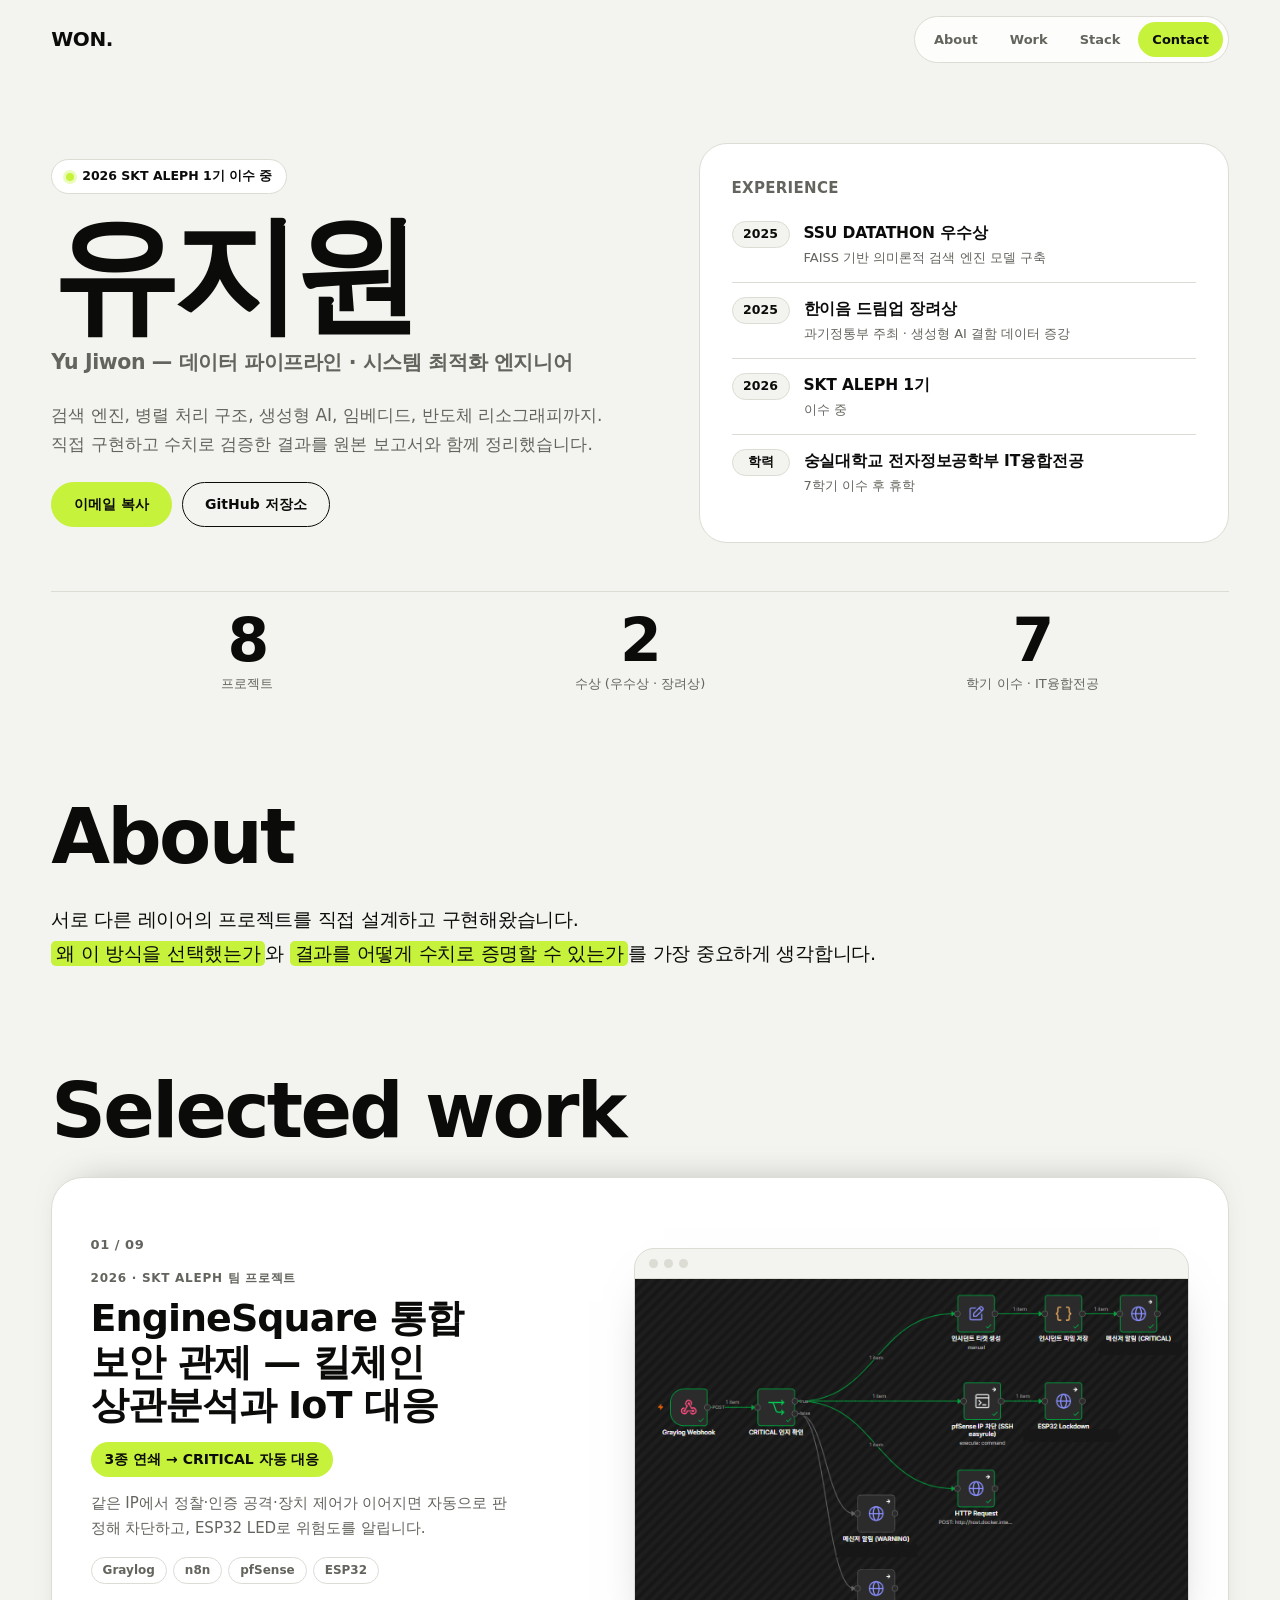
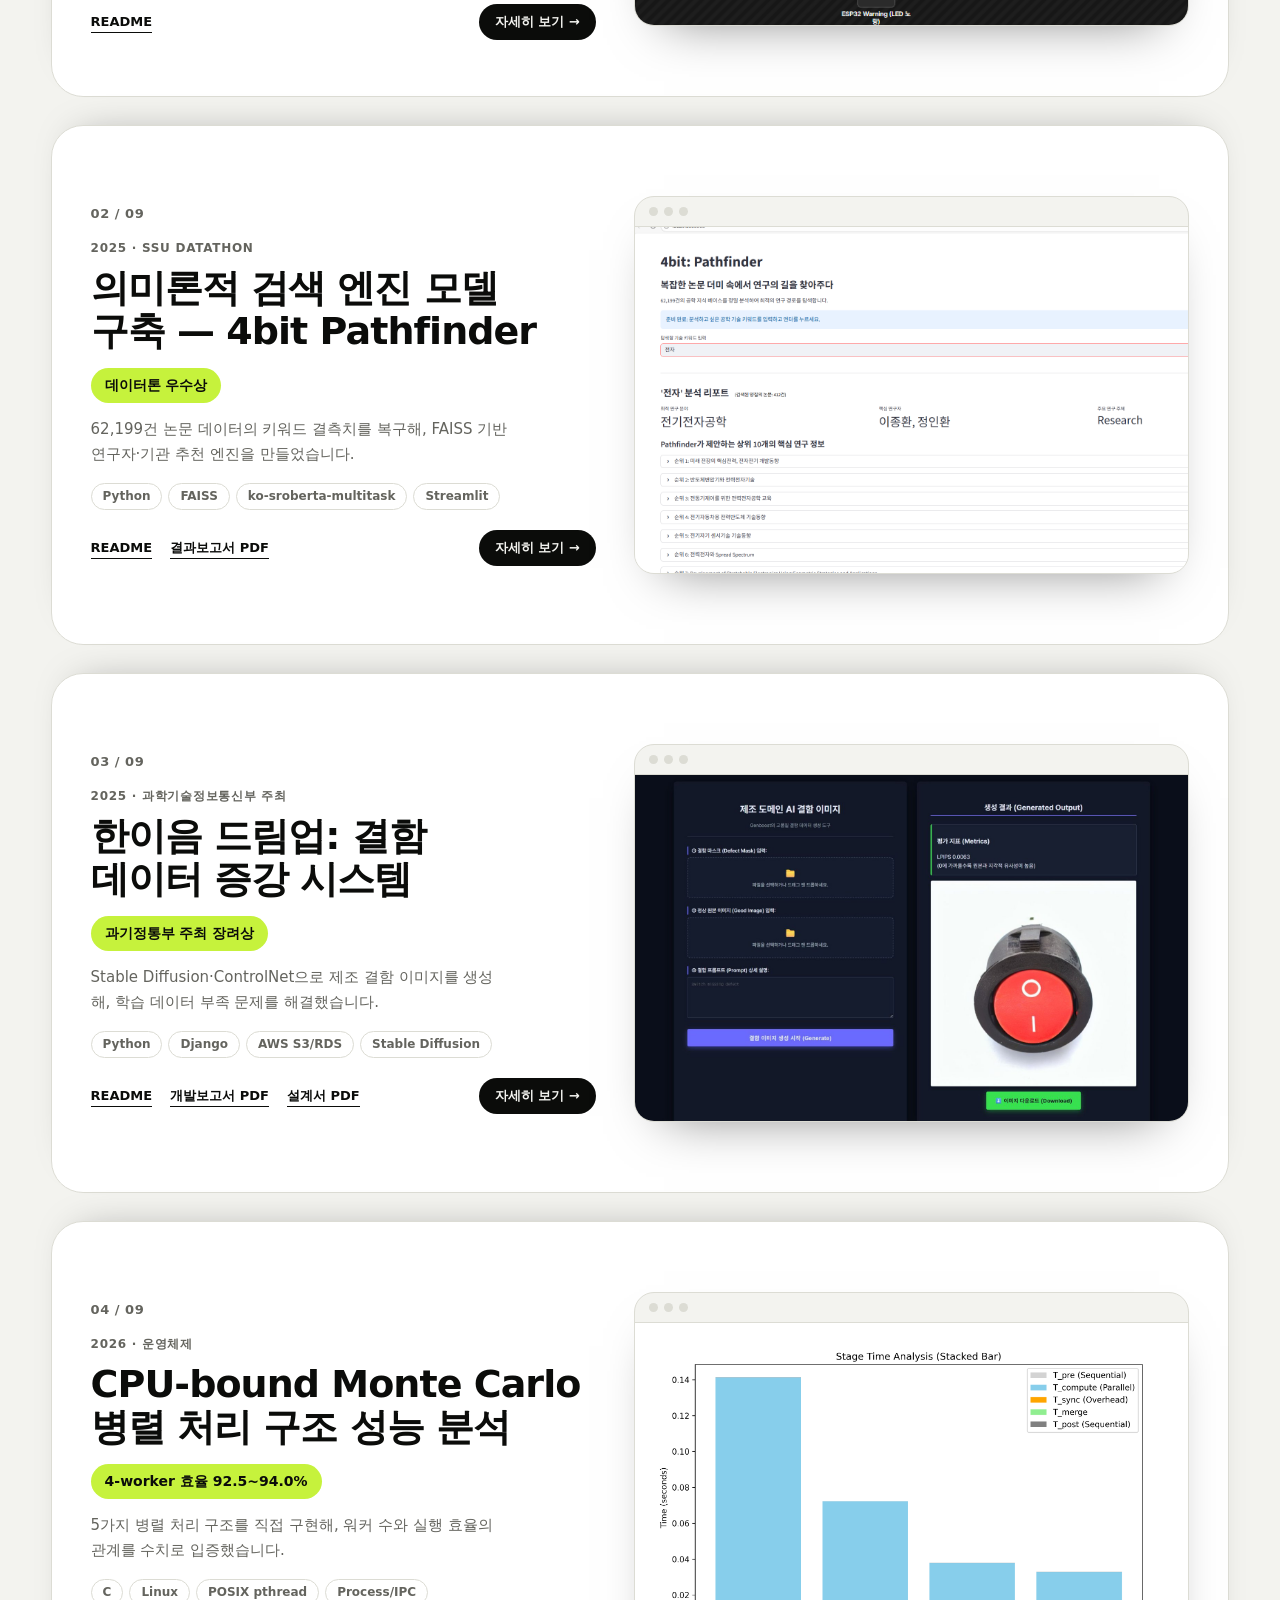
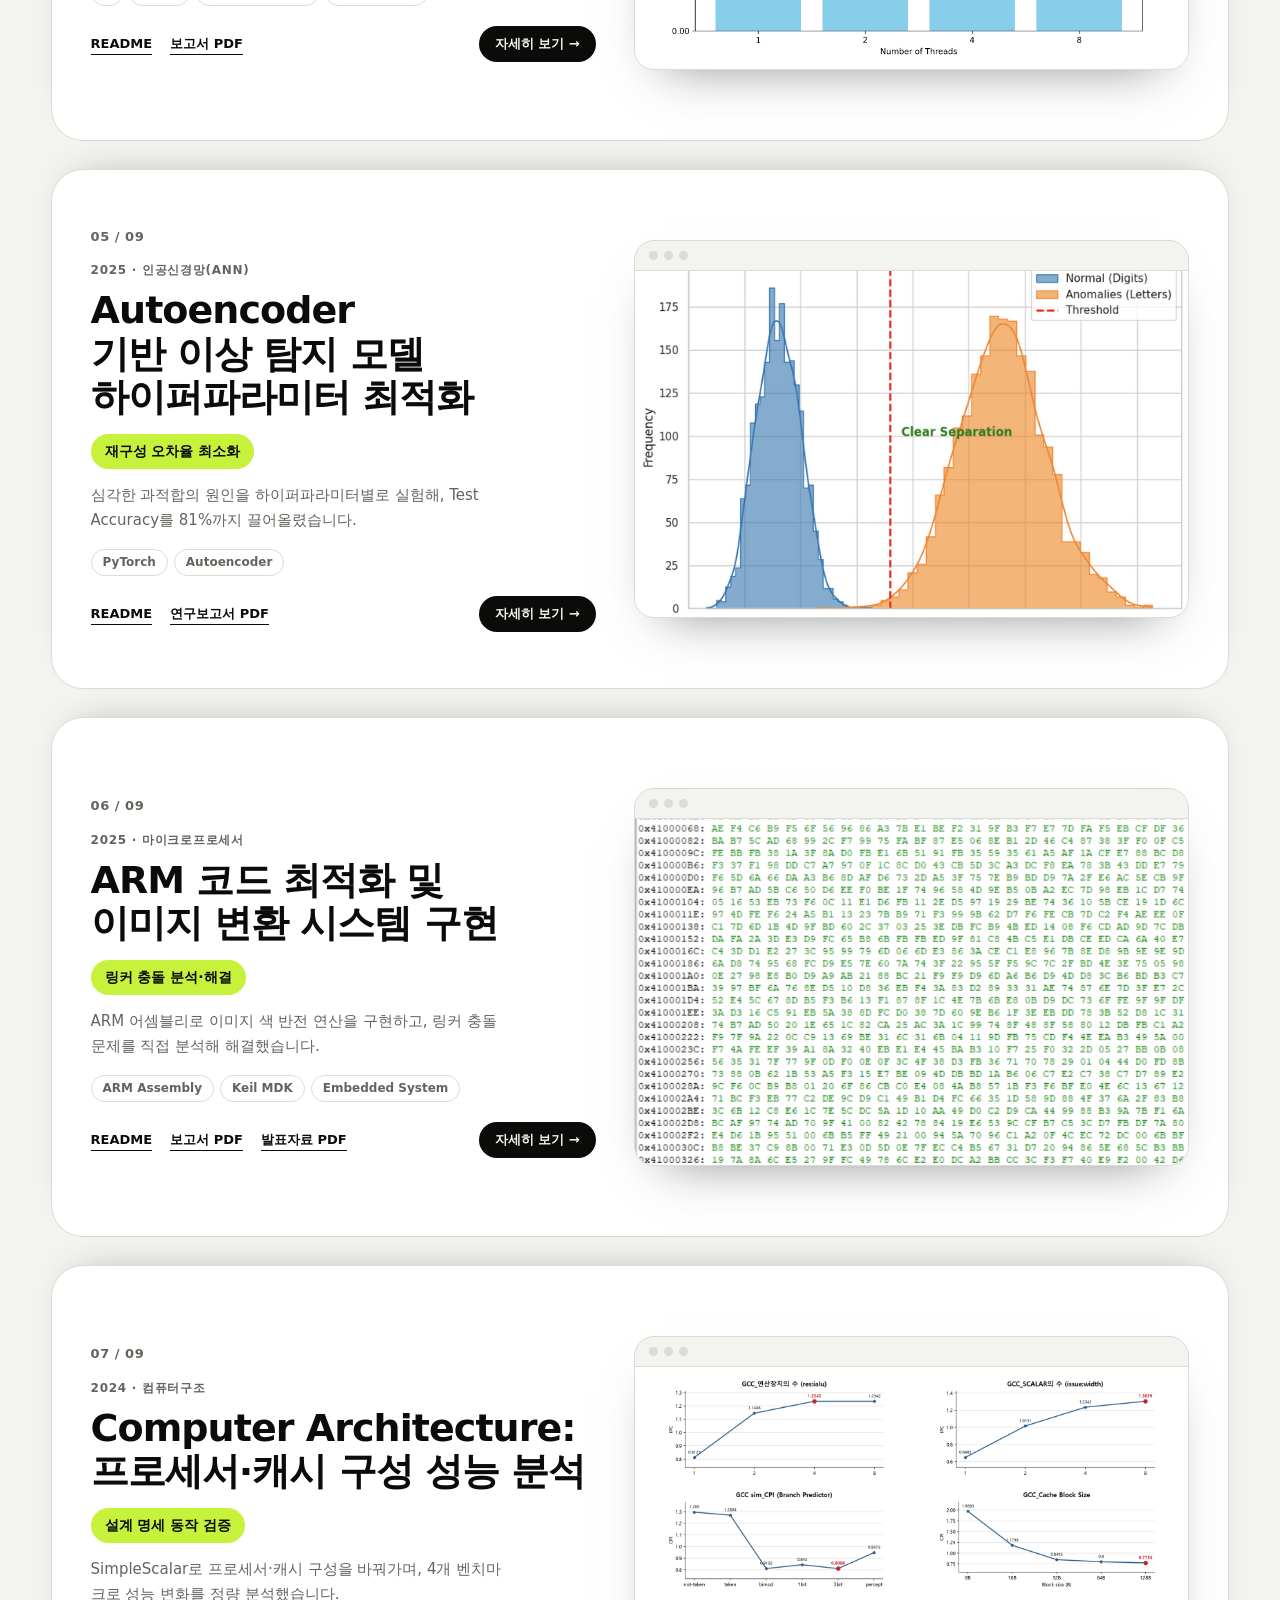
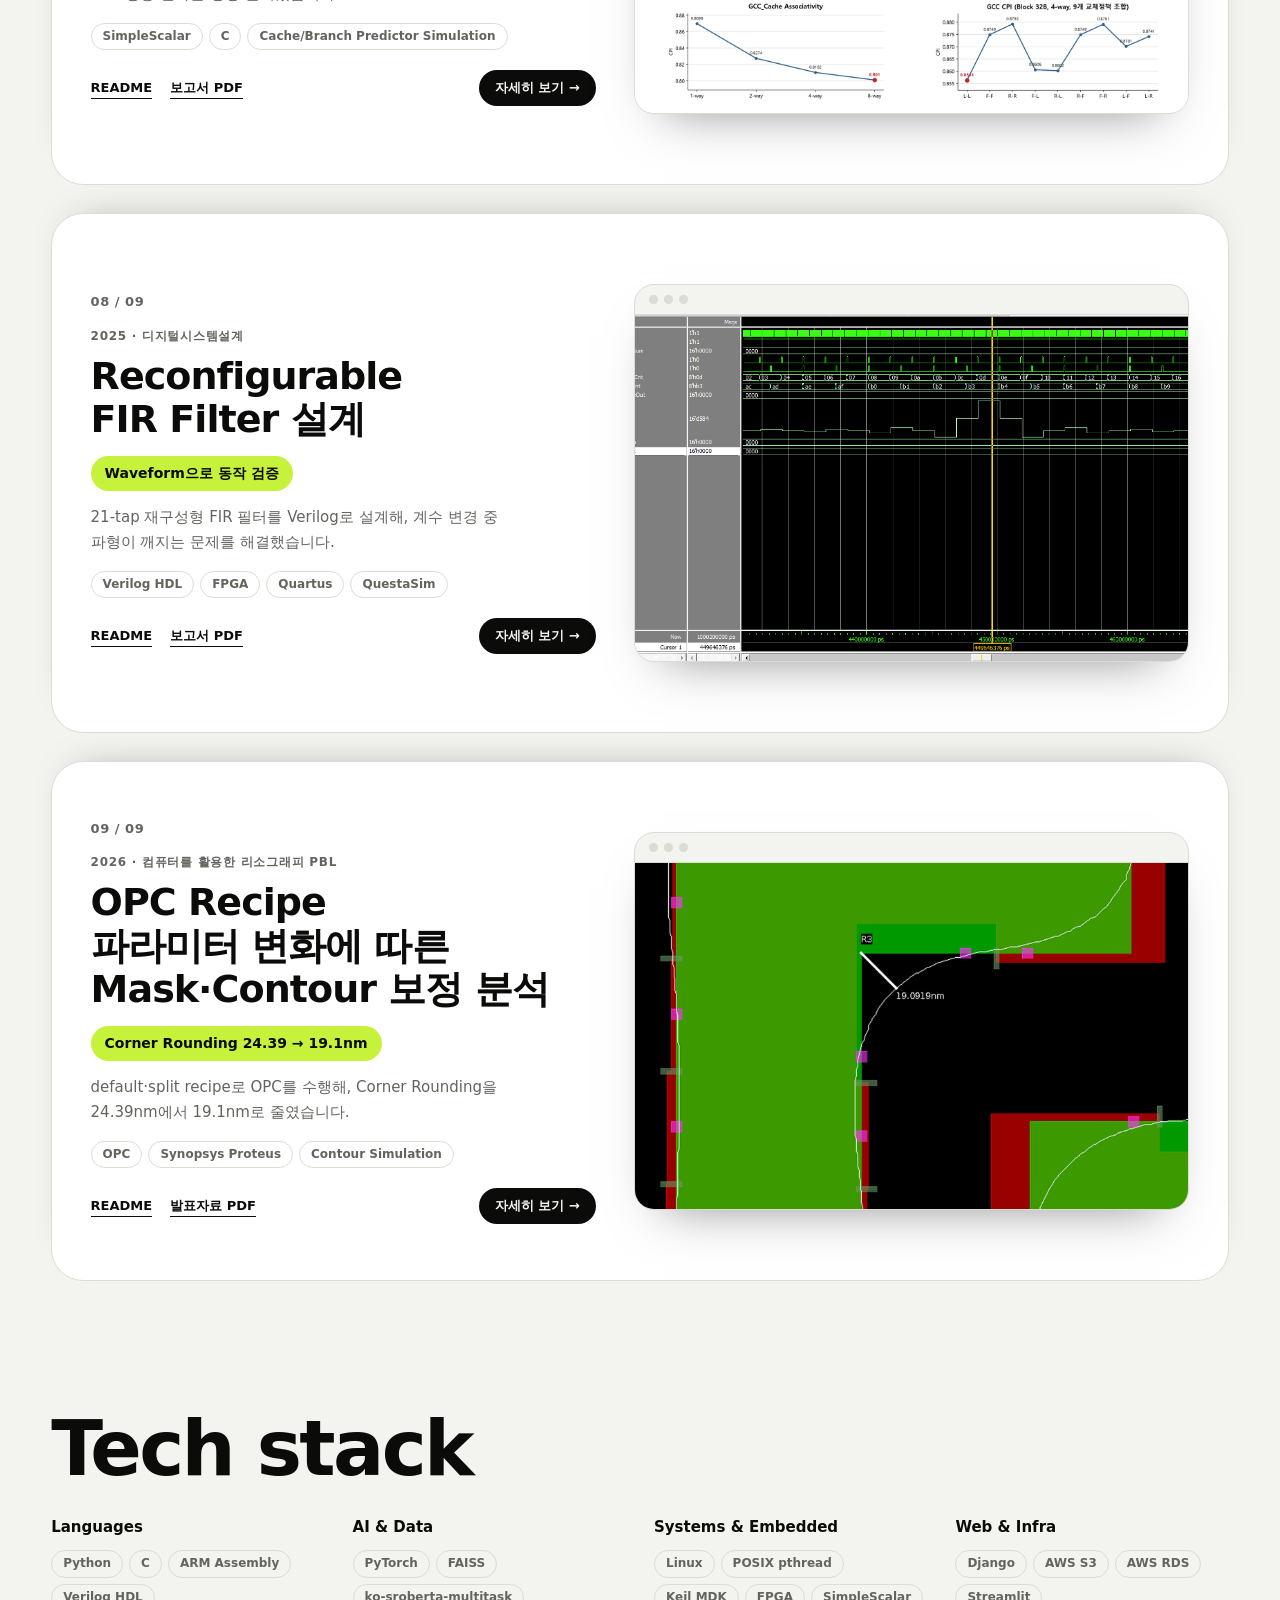
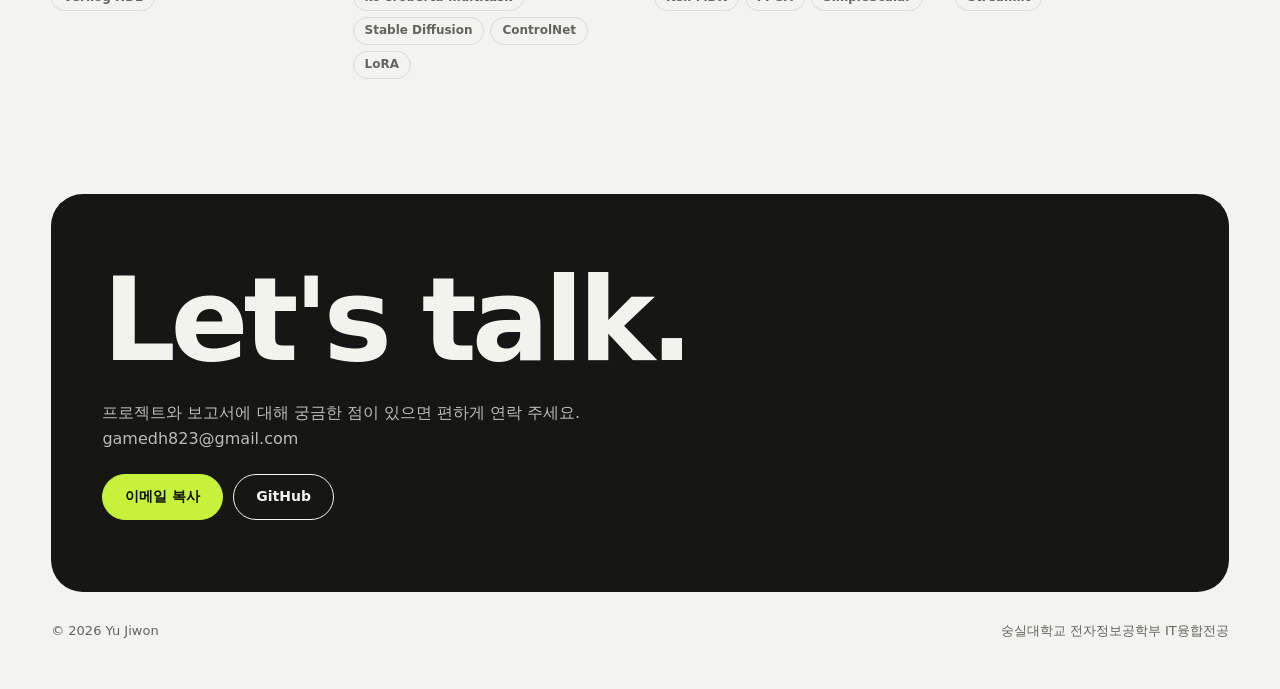
<file: SUM.html>
<!DOCTYPE html>
<html lang="ko">
<head>
<meta charset="UTF-8">
<meta http-equiv="refresh" content="0; url=./index.html">
<link rel="canonical" href="./index.html">
<title>유지원 | Portfolio</title>
</head>
<body>
<p>포트폴리오 페이지가 이동했습니다. 자동으로 이동하지 않으면 <a href="./index.html">여기</a>를 눌러주세요.</p>
</body>
</html>
</file>
<file: site.css>
/* Layout: 라임 포인트 + 큰 타이포. 히어로는 이름(작게) | Experience 2단. 프로젝트는 쌓이는 카드, 클릭하면 아래에서 올라오는 상세 시트. */
  :root{
    --bg:#f3f3ef; --fg:#0b0c0a; --muted:#64645e; --card:#ffffff; --line:#dcdcd4; --lime:#c6f23c; --on-lime:#0b0c0a; --ink2:#161714; --on-ink2:#f3f3ee;
    --font:"Bricolage Grotesque","Noto Sans KR",system-ui,sans-serif; --kr:"Noto Sans KR",system-ui,sans-serif;
  }
  @media (prefers-color-scheme:dark){:root:not([data-theme="light"]){
    --bg:#0b0c0a; --fg:#f3f3ee; --muted:#9b9b92; --card:#151613; --line:#2a2b26; --ink2:#f3f3ee; --on-ink2:#0b0c0a; color-scheme:dark;}}
  :root[data-theme="dark"]{--bg:#0b0c0a; --fg:#f3f3ee; --muted:#9b9b92; --card:#151613; --line:#2a2b26; --ink2:#f3f3ee; --on-ink2:#0b0c0a; color-scheme:dark;}
  *{box-sizing:border-box}
  body{margin:0;background:var(--bg);color:var(--fg);font-family:var(--kr);font-size:16px;line-height:1.65;padding-inline:clamp(16px,4vw,56px)}
  a{color:inherit;text-decoration:none}
  html{scroll-behavior:smooth} html.sheet-open{overflow:hidden}
  .wrap{max-width:1240px;margin:0 auto}
  .nav{position:sticky;top:env(safe-area-inset-top,0px);z-index:30;display:flex;justify-content:space-between;align-items:center;gap:12px;padding:16px 0}
  .nav .logo{font-family:var(--font);font-weight:800;font-size:20px;letter-spacing:-.02em}
  .nav .menu{display:flex;gap:4px;padding:5px;background:color-mix(in srgb,var(--card) 80%,transparent);backdrop-filter:blur(10px);-webkit-backdrop-filter:blur(10px);border:1px solid var(--line);border-radius:99px;overflow-x:auto;scrollbar-width:none}
  .nav .menu::-webkit-scrollbar{display:none}
  .nav .menu a{flex:none;font-size:13px;font-weight:600;padding:7px 14px;border-radius:99px;color:var(--muted)}.nav .menu a:hover{color:var(--fg)}
  .nav .menu a.go{background:var(--lime);color:var(--on-lime)}
  .badge{display:inline-flex;align-items:center;gap:8px;font-size:12.5px;font-weight:700;border:1px solid var(--line);background:var(--card);border-radius:99px;padding:6px 14px}
  .badge::before{content:"";width:8px;height:8px;border-radius:50%;background:var(--lime);box-shadow:0 0 0 3px color-mix(in srgb,var(--lime) 35%,transparent)}
  .hero{display:grid;grid-template-columns:minmax(0,1.1fr) minmax(0,1fr);gap:clamp(24px,5vw,72px);align-items:center;padding:clamp(28px,5vw,64px) 0 clamp(28px,4vw,48px)}
  .hero h1{font-family:var(--font);font-weight:800;font-size:clamp(60px,10vw,136px);line-height:.95;letter-spacing:-.05em;margin:20px 0 0}
  .hero h1 em{font-style:normal;font-family:var(--kr);font-weight:900;letter-spacing:-.06em}
  .hero .sub{font-family:var(--font);font-weight:600;font-size:clamp(17px,1.6vw,23px);letter-spacing:-.02em;margin:10px 0 0;color:var(--muted);word-break:keep-all;text-wrap:balance}
  .hero .blurb{max-width:none;word-break:keep-all;margin:22px 0 24px;color:var(--muted);font-size:clamp(14.5px,1.4vw,17px)}
  .btns{display:flex;flex-wrap:wrap;gap:10px}
  .btn{font:inherit;font-weight:700;font-size:14px;padding:12px 22px;border-radius:99px;border:1px solid var(--fg);background:transparent;color:var(--fg);cursor:pointer;display:inline-block;line-height:1.4}
  .btn.lime{background:var(--lime);border-color:var(--lime);color:var(--on-lime)}
  .btn.ghost{border-color:var(--line);color:var(--muted)}
  .btn:hover{opacity:.85}
  .btn:focus-visible,.menu a:focus-visible,.pc a:focus-visible,.pillbtn:focus-visible,.shnext:focus-visible{outline:2px solid var(--fg);outline-offset:3px}
  .hx{background:var(--card);border:1px solid var(--line);border-radius:28px;padding:clamp(20px,3vw,32px)}
  .hx h2{font-family:var(--font);font-weight:800;font-size:15px;letter-spacing:.02em;margin:0 0 6px;text-transform:uppercase;color:var(--muted)}
  .hx ul{list-style:none;margin:0;padding:0}
  .hx li{display:grid;grid-template-columns:58px minmax(0,1fr);gap:14px;align-items:baseline;padding:14px 0;border-top:1px solid var(--line)}
  .hx li:first-child{border-top:0}
  .yr{font-family:var(--font);font-weight:700;font-size:12.5px;background:var(--bg);border:1px solid var(--line);border-radius:99px;padding:2px 0;text-align:center}
  .hx b{display:block;font-size:15.5px;letter-spacing:-.01em}.hx em{display:block;font-style:normal;font-size:13px;color:var(--muted)}
  .nums{display:grid;grid-template-columns:repeat(auto-fit,minmax(140px,1fr));border-top:1px solid var(--line)}
  .nums div{padding:18px 0 0;text-align:center}.nums b{display:block;font-family:var(--font);font-weight:800;font-size:clamp(34px,5vw,60px);line-height:1;letter-spacing:-.03em}
  .nums span{font-size:13px;color:var(--muted)}
  h2.t{font-family:var(--font);font-weight:800;font-size:clamp(34px,6vw,76px);line-height:1;letter-spacing:-.035em;margin:0 0 28px}
  .blk{padding:clamp(48px,8vw,104px) 0 0}.blk,.hero{scroll-margin-top:70px}
  .about{font-size:clamp(18px,.8vw + 9px,26px);line-height:1.75;letter-spacing:-.015em;font-weight:500;max-width:none;margin:0;word-break:keep-all;text-wrap:pretty}
  .about mark{background:var(--lime);color:var(--on-lime);padding:.05em .25em;border-radius:.25em;-webkit-box-decoration-break:clone;box-decoration-break:clone}
  .pc{position:sticky;top:calc(84px + var(--i)*12px);display:grid;grid-template-columns:minmax(0,1fr) minmax(0,1.1fr);gap:clamp(18px,3vw,40px);align-items:center;min-height:min(520px,80vh);margin-bottom:28px;padding:clamp(20px,3vw,40px);background:var(--card);border:1px solid var(--line);border-radius:32px;box-shadow:0 -14px 40px -28px rgba(0,0,0,.4);cursor:pointer}
  .pidx{font-family:var(--font);font-weight:700;font-size:13px;color:var(--muted);letter-spacing:.04em}
  .pmeta{margin-top:14px;font-size:12px;font-weight:700;letter-spacing:.06em;text-transform:uppercase;color:var(--muted)}
  .pc h3{font-family:var(--font),var(--kr);font-weight:800;font-size:clamp(24px,3vw,38px);line-height:1.15;letter-spacing:-.025em;margin:8px 0 14px;word-break:keep-all;text-wrap:balance}
  .pres{display:inline-block;margin:0 0 14px;font-weight:800;font-size:14px;background:var(--lime);color:var(--on-lime);border-radius:99px;padding:6px 14px}
  .psum{margin:0 0 16px;color:var(--muted);font-size:15px;max-width:44ch}
  .tags{display:flex;flex-wrap:wrap;gap:6px}.tag{font-size:12px;font-weight:600;border:1px solid var(--line);border-radius:99px;padding:3px 11px;color:var(--muted)}
  .plinks{display:flex;flex-wrap:wrap;align-items:center;gap:6px 18px;margin-top:20px;font-size:13px;font-weight:700}
  .plinks a{position:relative;z-index:2;border-bottom:1px solid var(--fg)}.plinks a:hover{color:var(--muted)}
  .more{margin-left:auto;font-family:var(--font);font-weight:800;font-size:13px;background:var(--fg);color:var(--bg);border-radius:99px;padding:7px 16px}
  .stretch::after{content:"";position:absolute;inset:0;z-index:1;border-radius:32px}
  .dev{background:var(--bg);border:1px solid var(--line);border-radius:20px;overflow:hidden;box-shadow:0 24px 50px -30px rgba(0,0,0,.5)}
  .dev-bar{display:flex;gap:6px;padding:10px 14px;border-bottom:1px solid var(--line)}.dev-bar i{width:9px;height:9px;border-radius:50%;background:var(--line);display:block}
  .dev img{display:block;width:100%;aspect-ratio:16/10;object-fit:cover}
  .stk{display:grid;grid-template-columns:repeat(auto-fit,minmax(240px,1fr));gap:28px}.stk h3{font-family:var(--font);font-size:15px;margin:0 0 10px}.chips{display:flex;flex-wrap:wrap;gap:6px}
  .end{margin-top:clamp(56px,9vw,120px);padding:clamp(32px,6vw,72px) clamp(20px,4vw,56px);background:var(--ink2);color:var(--on-ink2);border-radius:32px}
  .end h2{font-family:var(--font);font-weight:800;font-size:clamp(40px,9vw,120px);line-height:.95;letter-spacing:-.045em;margin:0 0 24px}
  .end .btn{border-color:var(--on-ink2);color:var(--on-ink2)}.end .btn.lime{background:var(--lime);border-color:var(--lime);color:var(--on-lime)}
  .end p{margin:0 0 22px;opacity:.75}
  footer{display:flex;flex-wrap:wrap;justify-content:space-between;gap:8px;padding:28px 0 48px;font-size:13px;color:var(--muted)}

  /* ---- 프로젝트 상세 시트 ---- */
  dialog.sheet{border:0;padding:0;margin:0;width:100%;height:100%;max-width:none;max-height:none;background:transparent;color:var(--fg)}
  dialog.sheet[open]{display:block}
  dialog.sheet::backdrop{background:rgba(5,6,4,.62);backdrop-filter:blur(4px)}
  .sh{position:relative;width:min(1480px,calc(100% - 48px));height:calc(100% - clamp(12px,4vh,40px));margin:clamp(12px,4vh,40px) auto 0;overflow-y:auto;overscroll-behavior:contain;background:var(--bg);border:1px solid var(--line);border-bottom:0;border-radius:32px 32px 0 0;padding:0 clamp(18px,4vw,56px) 56px}
  .shtop{position:sticky;top:0;z-index:5;display:flex;align-items:center;justify-content:space-between;gap:10px;padding:16px 0;background:color-mix(in srgb,var(--bg) 88%,transparent);backdrop-filter:blur(10px);-webkit-backdrop-filter:blur(10px)}
  .pillbtn{font:inherit;font-size:13px;font-weight:700;cursor:pointer;color:var(--fg);background:var(--card);border:1px solid var(--line);border-radius:99px;padding:8px 16px}
  .pillbtn:hover{border-color:var(--fg)}.pillbtn.lime{background:var(--lime);border-color:var(--lime);color:var(--on-lime)}
  .shnav{display:flex;align-items:center;gap:8px}.shidx{font-family:var(--font);font-weight:700;font-size:13px;color:var(--muted);min-width:56px;text-align:center}
  .shmeta{margin-top:18px;font-size:12px;font-weight:700;letter-spacing:.06em;text-transform:uppercase;color:var(--muted)}
  .sh h2.shtitle{font-family:var(--font),var(--kr);font-weight:800;font-size:clamp(22px,2.1vw,32px);line-height:1.25;letter-spacing:-.03em;margin:10px 0 18px;word-break:keep-all;text-wrap:wrap}
  .shres{display:inline-block;margin:0 0 28px;font-weight:800;font-size:15px;background:var(--lime);color:var(--on-lime);border-radius:99px;padding:8px 18px}
  .shmedia{margin:0 auto 28px;width:50%}
  .shtags{display:flex;flex-wrap:wrap;gap:6px;margin-bottom:12px}
  .shs{display:grid;grid-template-columns:minmax(0,clamp(150px,13vw,260px)) minmax(0,1fr);gap:8px clamp(24px,3vw,56px);padding:clamp(26px,2.4vw,40px) 0;border-top:1px solid var(--line)}
  .shs h3{font-family:var(--font),var(--kr);font-weight:800;font-size:clamp(18px,.8vw + 10px,30px);letter-spacing:-.02em;margin:0}
  .shb p{margin:0 0 .75em;color:var(--muted);font-size:clamp(16px,.7vw + 9px,24px);line-height:1.85}.shb p:last-child{margin-bottom:0}.shb strong{color:var(--fg)}
  .shb ul{margin:0;padding-left:1.25em;color:var(--muted);font-size:clamp(16px,.7vw + 9px,24px);line-height:1.85}.shb code{background:var(--card);border:1px solid var(--line);border-radius:6px;padding:1px 6px;font-size:.9em}
  .shb.res{background:var(--card);border:1px solid var(--line);border-left:6px solid var(--lime);border-radius:16px;padding:clamp(18px,1.6vw,30px) clamp(22px,2vw,36px)}
  .shb.res p{color:var(--fg);font-size:clamp(17px,.7vw + 10px,26px)}.shb.res strong{background:var(--lime);color:var(--on-lime);padding:0 .3em;border-radius:.25em}
  .shev{display:flex;flex-wrap:wrap;gap:10px}
  .shorig{margin:6px 0 0;font-size:13px}.shorig a{color:var(--muted);border-bottom:1px solid var(--line)}.shorig a:hover{color:var(--fg)}
  .shnext{display:flex;justify-content:space-between;align-items:center;gap:16px;width:100%;margin-top:36px;padding:24px clamp(18px,3vw,36px);line-height:1;font:inherit;text-align:left;cursor:pointer;color:var(--on-ink2);background:var(--ink2);border:0;border-radius:28px}
  .shnext>span{display:flex;flex-direction:column;gap:6px;min-width:0}
  .shnext small{display:block;font-size:12px;line-height:1;opacity:.65;letter-spacing:.06em;text-transform:uppercase}
  .shnext b{display:block;font-family:var(--font),var(--kr);font-size:clamp(18px,2.6vw,30px);line-height:1.2;letter-spacing:-.025em;word-break:keep-all}
  .shnext i{font-style:normal;font-family:var(--font);font-weight:800;font-size:28px;background:var(--lime);color:var(--on-lime);width:52px;height:52px;border-radius:50%;display:flex;align-items:center;justify-content:center;flex:none}

  @media(max-width:900px){
    .hero{grid-template-columns:minmax(0,1fr)}
    .pc{position:relative;grid-template-columns:minmax(0,1fr);min-height:0;border-radius:26px}.pm{order:-1}.stretch::after{border-radius:26px}
    .more{margin-left:0}
    .shs{grid-template-columns:minmax(0,1fr)}
  }
  @media(max-width:560px){.nav .logo{display:none}.nav{justify-content:center}.sh{border-radius:24px 24px 0 0}.pillbtn{padding:8px 13px}.shidx{min-width:44px}}
  @media(prefers-reduced-motion:reduce){html{scroll-behavior:auto}}
  @media(prefers-reduced-motion:no-preference){
    dialog.sheet[open] .sh{animation:sh-up .28s cubic-bezier(.2,.8,.2,1)}
    dialog.sheet[open]::backdrop{animation:sh-fade .28s ease-out}
    @keyframes sh-up{from{transform:translateY(60px);opacity:0}to{transform:none;opacity:1}}
    @keyframes sh-fade{from{opacity:0}to{opacity:1}}
  }

  /* ---- 시트 스크롤바 숨김 (스크롤은 휠·터치·키보드로 그대로 동작) ---- */
  dialog.sheet{overflow:hidden}
  .sh{scrollbar-width:none;-ms-overflow-style:none}
  .sh::-webkit-scrollbar{display:none;width:0;height:0}

  /* 모바일: 시트는 화면 전체 폭 */
  @media(max-width:700px){.sh{width:100%}}

  /* 큰 화면(데스크톱 모니터): 기본 배율 75%, 프로젝트 상세 시트는 그 안에서 2/3 배율(= 화면의 50% 크기) */
  @media(min-width:1500px){html{zoom:.75}.sh{zoom:.6667}}

  .hero .blurb .ln{display:block}
  @media(min-width:900px){.hero .sub{white-space:nowrap}}
  @media(max-width:900px){.shmedia{width:100%}}
</file>
